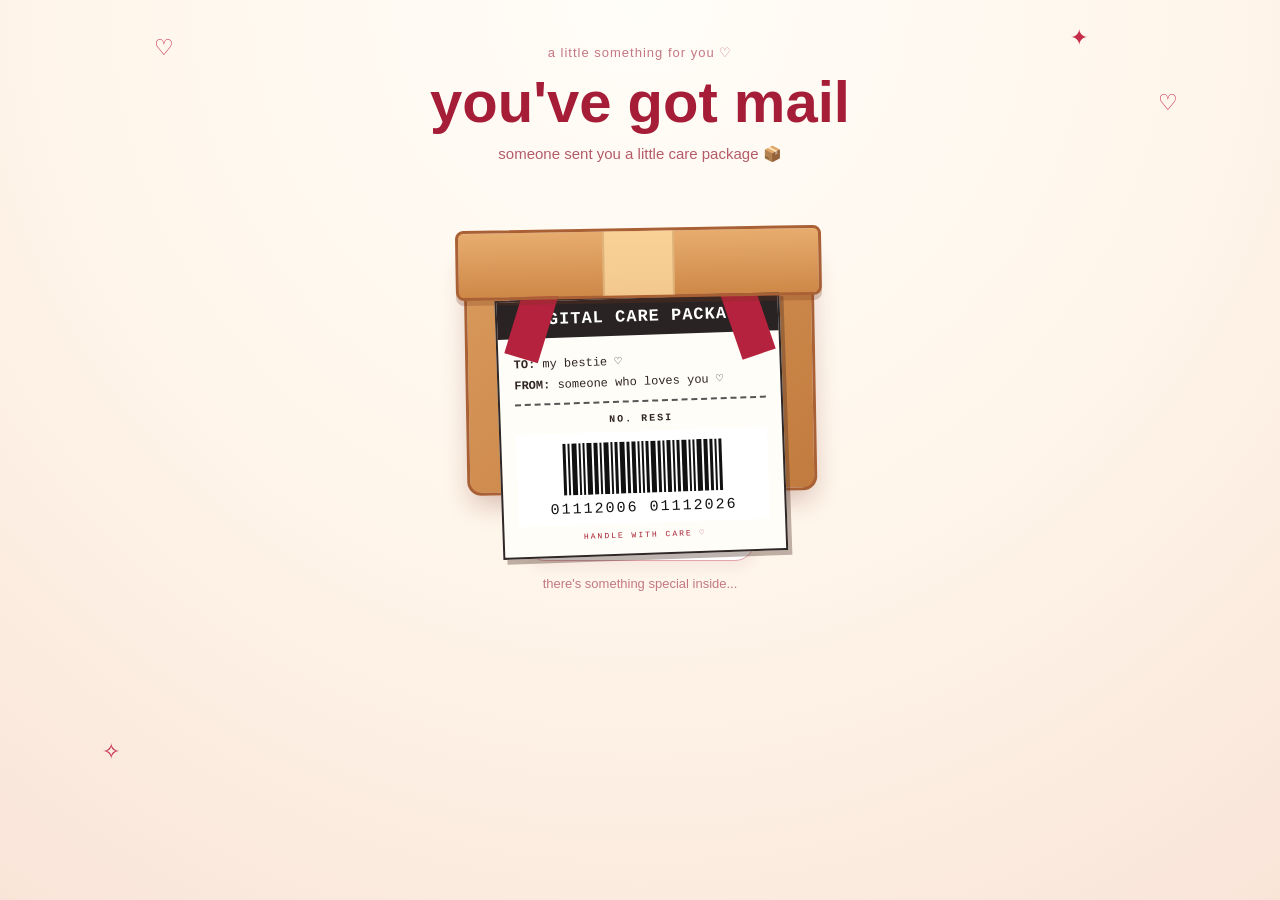
<file: index.html>
<!DOCTYPE html>
<html lang="id">
<head>
    <meta charset="UTF-8">
    <meta name="viewport" content="width=device-width, initial-scale=1.0">

    <meta name="theme-color" content="#fff0f5">
    <meta name="description" content="A little something special for you ♡">

    <title>You've Got Mail ♡</title>

    <!-- CSS -->
    <link rel="stylesheet" href="./style.css">
</head>

<body>

    <!-- DEKORASI -->
    <div class="decor decor-1">♡</div>
    <div class="decor decor-2">✦</div>
    <div class="decor decor-3">♡</div>
    <div class="decor decor-4">✧</div>

    <main class="page">

        <!-- JUDUL -->
        <section class="intro">

            <p class="tiny-text">
                a little something for you ♡
            </p>

            <h1>
                you've got mail
            </h1>

            <p class="subtitle">
                someone sent you a little care package 📦
            </p>

        </section>

        <!-- PACKAGE -->
        <section class="package-area">

            <div class="package-shadow"></div>

            <div
                class="package"
                id="package"
                onclick="openPackage()"
                role="button"
                tabindex="0"
                aria-label="Open your care package"
            >

                <!-- BOX TOP -->
                <div class="box-top">
                    <div class="tape"></div>
                </div>

                <!-- BOX BODY -->
                <div class="box-body">

                    <!-- LABEL -->
                    <div class="package-label">

                        <div class="label-title">
                            DIGITAL CARE PACKAGE
                        </div>

                        <div class="label-content">

                            <p>
                                <b>TO:</b>
                                my bestie ♡
                            </p>

                            <p>
                                <b>FROM:</b>
                                someone who loves you ♡
                            </p>

                            <div class="divider"></div>

                            <div class="resi-title">
                                NO. RESI
                            </div>

                            <!-- BARCODE -->
                            <div class="barcode-wrapper">

                                <div class="barcode">
                                    <span></span>
                                    <span></span>
                                    <span></span>
                                    <span></span>
                                    <span></span>
                                    <span></span>
                                    <span></span>
                                    <span></span>
                                    <span></span>
                                    <span></span>
                                    <span></span>
                                    <span></span>
                                    <span></span>
                                    <span></span>
                                    <span></span>
                                    <span></span>
                                    <span></span>
                                    <span></span>
                                    <span></span>
                                    <span></span>
                                    <span></span>
                                    <span></span>
                                    <span></span>
                                    <span></span>
                                    <span></span>
                                    <span></span>
                                    <span></span>
                                    <span></span>
                                    <span></span>
                                    <span></span>
                                    <span></span>
                                </div>

                                <div class="barcode-number">
                                    01112006 01112026
                                </div>

                            </div>

                            <div class="small-text">
                                HANDLE WITH CARE ♡
                            </div>

                        </div>
                    </div>

                    <!-- HEART -->
                    <div class="heart-sticker">
                        ♡
                    </div>

                </div>

                <!-- RIBBON -->
                <div class="ribbon ribbon-left"></div>
                <div class="ribbon ribbon-right"></div>

            </div>

        </section>

        <!-- INSTRUCTION -->
        <div class="instruction" id="instruction">

            <span>👆</span>

            tap the package to open ♡

        </div>

        <!-- OPENING MESSAGE -->
        <p
            class="opening-message"
            id="openingMessage"
        >
            there's something special inside...
        </p>

    </main>

    <!-- JAVASCRIPT -->
    <script src="./script.js"></script>

</body>
</html>
</file>
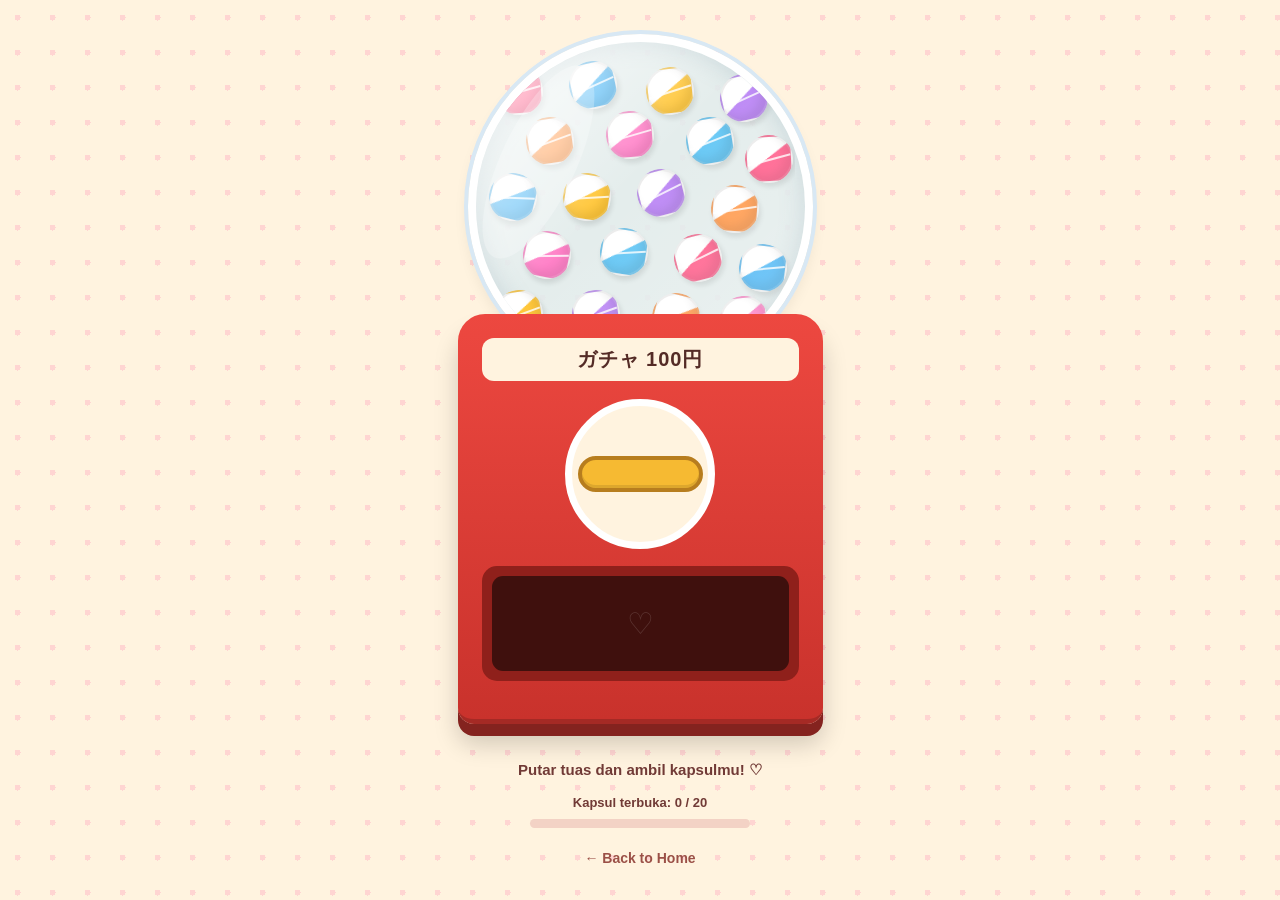
<file: claw.html>
<!DOCTYPE html>
<html lang="id">
<head>
    <meta charset="UTF-8">
    <meta name="viewport" content="width=device-width, initial-scale=1.0">
    <title>Birthday Gacha ♡</title>
    <link rel="stylesheet" href="claw.css">
</head>
<body>

    <main class="game-container">

        <section class="machine">
            <div class="glass-dome">
                <div class="glass-shine"></div>
                <div class="capsule-container" id="capsuleContainer"></div>
            </div>

            <div class="machine-body">
                <div class="machine-header">ガチャ 100円</div>

                <div class="lever-area">
                    <button class="lever-button" id="leverButton"
                        aria-label="Putar mesin">
                        <span class="lever-handle"></span>
                    </button>
                </div>

                <div class="prize-chute">
                    <div class="chute-inner" id="prizeChute">
                        <div class="empty-message" id="emptyMessage">
                            ♡
                        </div>
                    </div>
                </div>
            </div>
        </section>

        <div class="result-message" id="resultMessage">
            Putar tuas dan ambil kapsulmu! ♡
        </div>

        <div class="progress-text">
            Kapsul terbuka: <span id="openedCount">0</span> / 20
        </div>

        <div class="progress-bar">
            <div class="progress-fill" id="progressFill"></div>
        </div>

        <a href="home.html" class="back-button">← Back to Home</a>
    </main>

    <!-- POPUP UCAPAN ULANG TAHUN -->
    <div class="modal-overlay" id="birthdayModal">
        <div class="birthday-card">
            <button class="close-modal" id="closeModal"
                aria-label="Tutup">×</button>

            <div class="modal-decoration">🎀 ✨ 🎀</div>
            <div class="modal-capsule" id="modalCapsule">💗</div>

            <p class="modal-number" id="modalNumber">
                BIRTHDAY SURPRISE #1
            </p>

            <h2 id="modalTitle">Happy Birthday! 🎂</h2>

            <p class="modal-message" id="modalMessage"></p>

            <div class="modal-decoration">♡ ♡ ♡</div>

            <button class="next-button" id="nextButton">
                Buka kejutan berikutnya 💌
            </button>
        </div>
    </div>

    <script src="claw.js"></script>
</body>
</html>
</file>
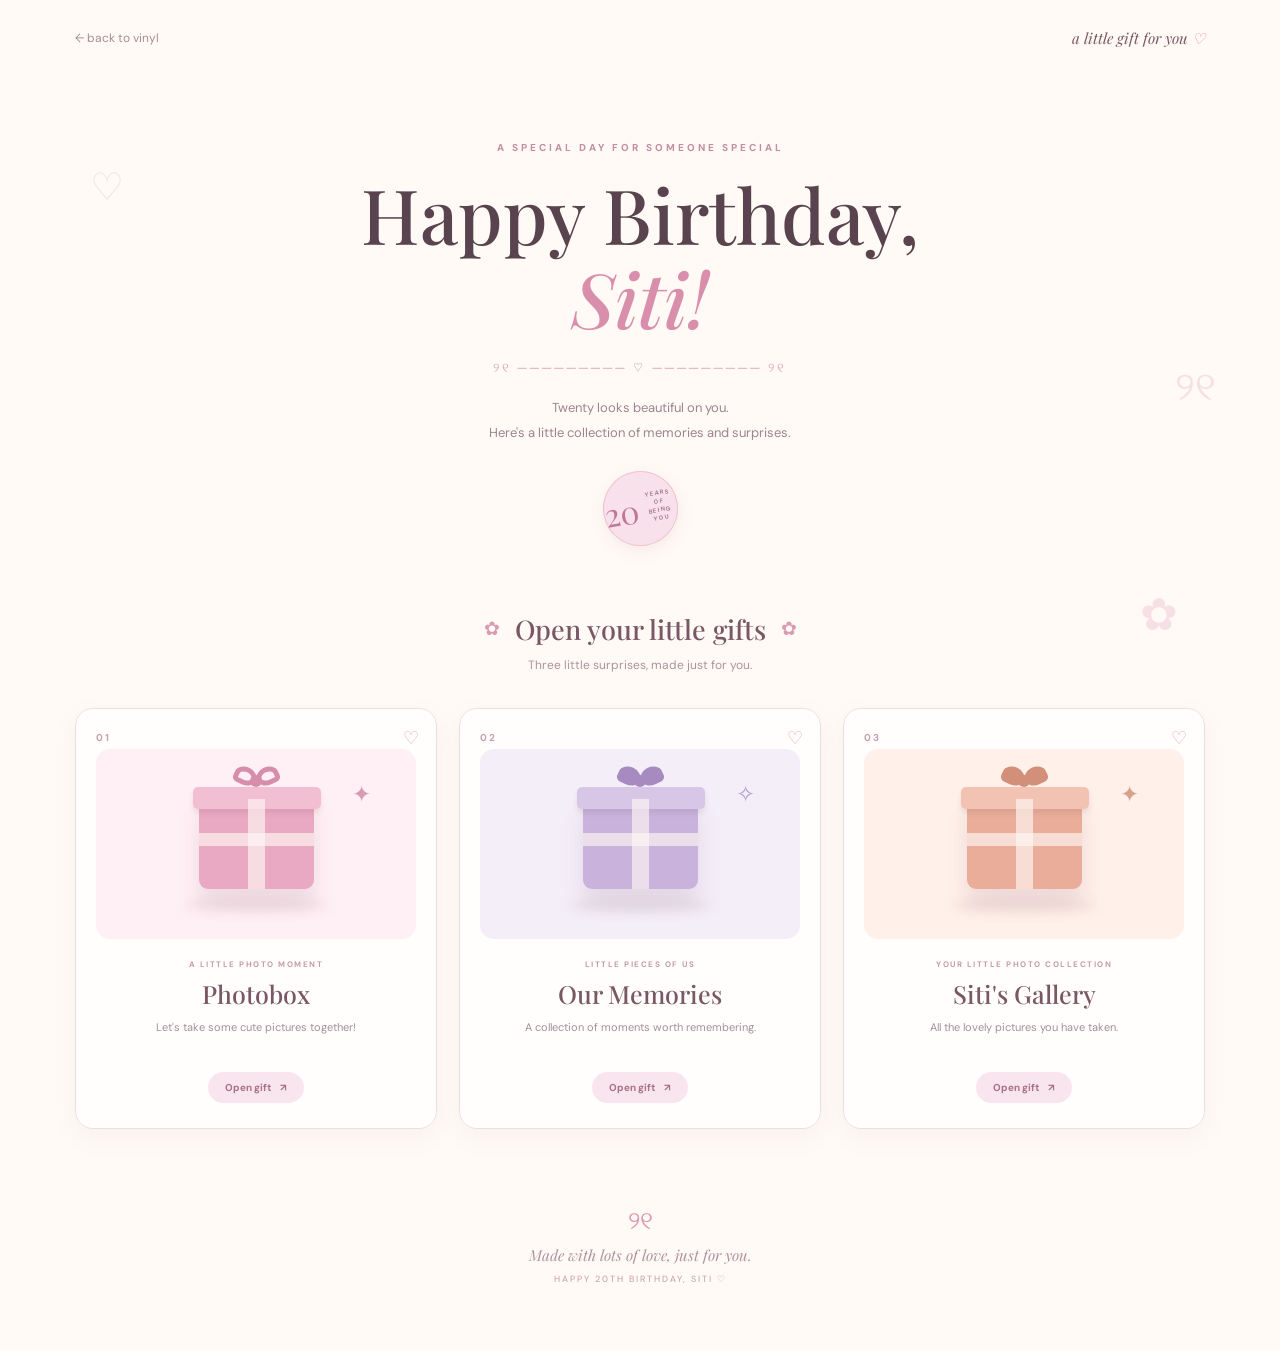
<file: gift.html>
<!DOCTYPE html>
<html lang="id">
<head>
    <meta charset="UTF-8">
    <meta name="viewport" content="width=device-width, initial-scale=1.0">
    <title>Happy 20th Birthday, gift! ♡</title>

    <link rel="stylesheet" href="gift.css">

    <link rel="preconnect" href="https://fonts.googleapis.com">
    <link rel="preconnect" href="https://fonts.gstatic.com" crossorigin>
    <link href="https://fonts.googleapis.com/css2?family=DM+Sans:wght@400;500;600;700&family=Playfair+Display:ital,wght@0,500;0,600;0,700;1,500&display=swap" rel="stylesheet">
</head>

<body>

    <div class="background-decor decor-one">♡</div>
    <div class="background-decor decor-two">✿</div>
    <div class="background-decor decor-three">୨୧</div>
    <div class="background-decor decor-four">♡</div>

    <header class="header">
        <a href="piring.html" class="back-link">← back to vinyl</a>
        <div class="header-logo">a little gift for you <span>♡</span></div>
    </header>

    <main class="main-container">

        <section class="birthday-heading">
            <p class="eyebrow">A SPECIAL DAY FOR SOMEONE SPECIAL</p>

            <h1>Happy Birthday,<br>
                <span>Siti!</span>
            </h1>

            <div class="heading-decoration">୨୧ ───────── ♡ ───────── ୨୧</div>

            <p class="birthday-message">
                Twenty looks beautiful on you.<br>
                Here's a little collection of memories and surprises.
            </p>

            <div class="age-badge">
                <span class="age-number">20</span>
                <span class="age-text">YEARS OF<br>BEING YOU</span>
            </div>
        </section>

        <section class="gift-section">

            <div class="section-heading">
                <span>✿</span>
                <h2>Open your little gifts</h2>
                <span>✿</span>
            </div>

            <p class="section-subtitle">
                Three little surprises, made just for you.
            </p>

            <div class="gift-container">

                <!-- GIFT 1: PHOTOBOX -->
                <a href="photobox.html" class="gift-card" id="gift-photobox">

                    <div class="gift-number">01</div>

                    <div class="gift-illustration pink-gift">
                        <div class="gift-shadow"></div>
                        <div class="gift-box">
                            <div class="gift-lid"></div>
                            <div class="gift-ribbon vertical"></div>
                            <div class="gift-ribbon horizontal"></div>
                            <div class="gift-bow">
                                <span></span>
                                <span></span>
                                <i></i>
                            </div>
                        </div>
                        <div class="gift-sparkle">✦</div>
                    </div>

                    <div class="gift-info">
                        <p class="gift-label">A LITTLE PHOTO MOMENT</p>
                        <h3>Photobox</h3>
                        <p>Let's take some cute pictures together!</p>
                        <span class="open-gift">Open gift <span>↗</span></span>
                    </div>

                    <span class="gift-heart">♡</span>
                </a>

                <!-- GIFT 2: MEMORI -->
                <a href="memori.html" class="gift-card" id="gift-memori">

                    <div class="gift-number">02</div>

                    <div class="gift-illustration lavender-gift">
                        <div class="gift-shadow"></div>
                        <div class="gift-box">
                            <div class="gift-lid"></div>
                            <div class="gift-ribbon vertical"></div>
                            <div class="gift-ribbon horizontal"></div>
                            <div class="gift-bow">
                                <span></span>
                                <span></span>
                                <i></i>
                            </div>
                        </div>
                        <div class="gift-sparkle">✧</div>
                    </div>

                    <div class="gift-info">
                        <p class="gift-label">LITTLE PIECES OF US</p>
                        <h3>Our Memories</h3>
                        <p>A collection of moments worth remembering.</p>
                        <span class="open-gift">Open gift <span>↗</span></span>
                    </div>

                    <span class="gift-heart">♡</span>
                </a>

                <!-- GIFT 3: GALERI -->
                <a href="galeri.html" class="gift-card" id="gift-galeri">

                    <div class="gift-number">03</div>

                    <div class="gift-illustration peach-gift">
                        <div class="gift-shadow"></div>
                        <div class="gift-box">
                            <div class="gift-lid"></div>
                            <div class="gift-ribbon vertical"></div>
                            <div class="gift-ribbon horizontal"></div>
                            <div class="gift-bow">
                                <span></span>
                                <span></span>
                                <i></i>
                            </div>
                        </div>
                        <div class="gift-sparkle">✦</div>
                    </div>

                    <div class="gift-info">
                        <p class="gift-label">YOUR LITTLE PHOTO COLLECTION</p>
                        <h3>Siti's Gallery</h3>
                        <p>All the lovely pictures you have taken.</p>
                        <span class="open-gift">Open gift <span>↗</span></span>
                    </div>

                    <span class="gift-heart">♡</span>
                </a>

            </div>
        </section>

        <footer class="footer">
            <div class="footer-decoration">୨୧</div>
            <p>Made with lots of love, just for you.</p>
            <span>happy 20th birthday, siti ♡</span>
        </footer>

    </main>

    <script src="gift.js"></script>
</body>
</html>
</file>
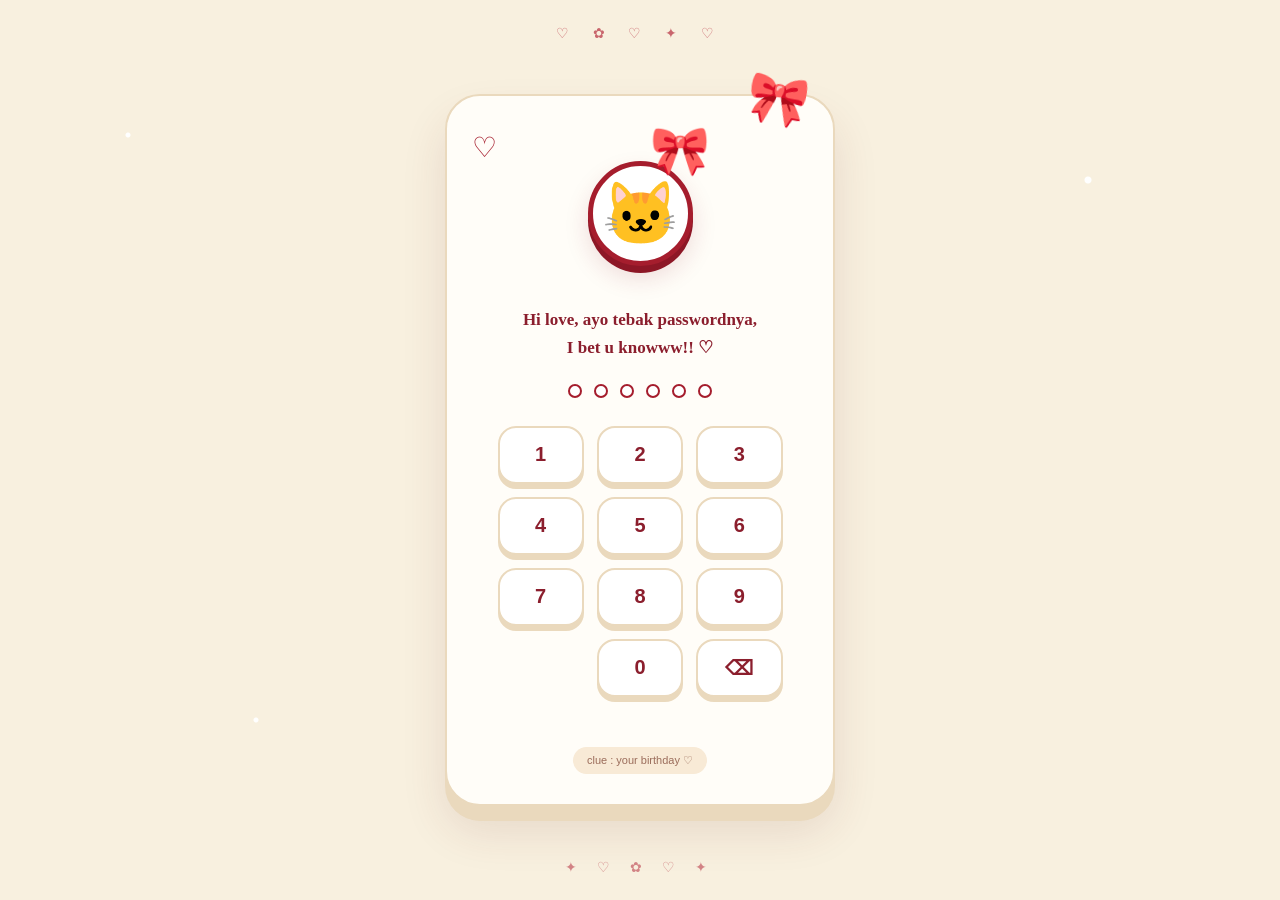
<file: login.html>
<!DOCTYPE html>
<html lang="id">
<head>
    <meta charset="UTF-8">
    <meta name="viewport" content="width=device-width, initial-scale=1.0">

    <title>Secret Gift 💗</title>

    <link rel="stylesheet" href="login.css">
</head>

<body>

    <div class="login-container">

        <!-- Cute character -->
        <div class="cute-area">

            <div class="sparkle sparkle-1">✦</div>
            <div class="sparkle sparkle-2">✧</div>
            <div class="sparkle sparkle-3">♡</div>

            <div class="bow">
                🎀
            </div>

            <div class="cute-character">
                <div class="character-face">
                    🐱
                </div>
            </div>

        </div>

        <!-- Greeting -->
        <h1>
            Hi love, ayo tebak passwordnya,
            <br>
            I bet u knowww!! ♡
        </h1>

        <!-- PIN dots -->
        <div class="pin-dots">
            <span></span>
            <span></span>
            <span></span>
            <span></span>
            <span></span>
            <span></span>
        </div>

        <!-- Number keypad -->
        <div class="keypad">

            <button onclick="addNumber('1')">1</button>
            <button onclick="addNumber('2')">2</button>
            <button onclick="addNumber('3')">3</button>

            <button onclick="addNumber('4')">4</button>
            <button onclick="addNumber('5')">5</button>
            <button onclick="addNumber('6')">6</button>

            <button onclick="addNumber('7')">7</button>
            <button onclick="addNumber('8')">8</button>
            <button onclick="addNumber('9')">9</button>

            <div></div>

            <button onclick="addNumber('0')">0</button>

            <button onclick="deleteNumber()">⌫</button>

        </div>

        <p id="message"></p>

        <p class="hint">
            clue : your birthday ♡
        </p>

    </div>

    <script src="login.js"></script>

</body>
</html>
</file>
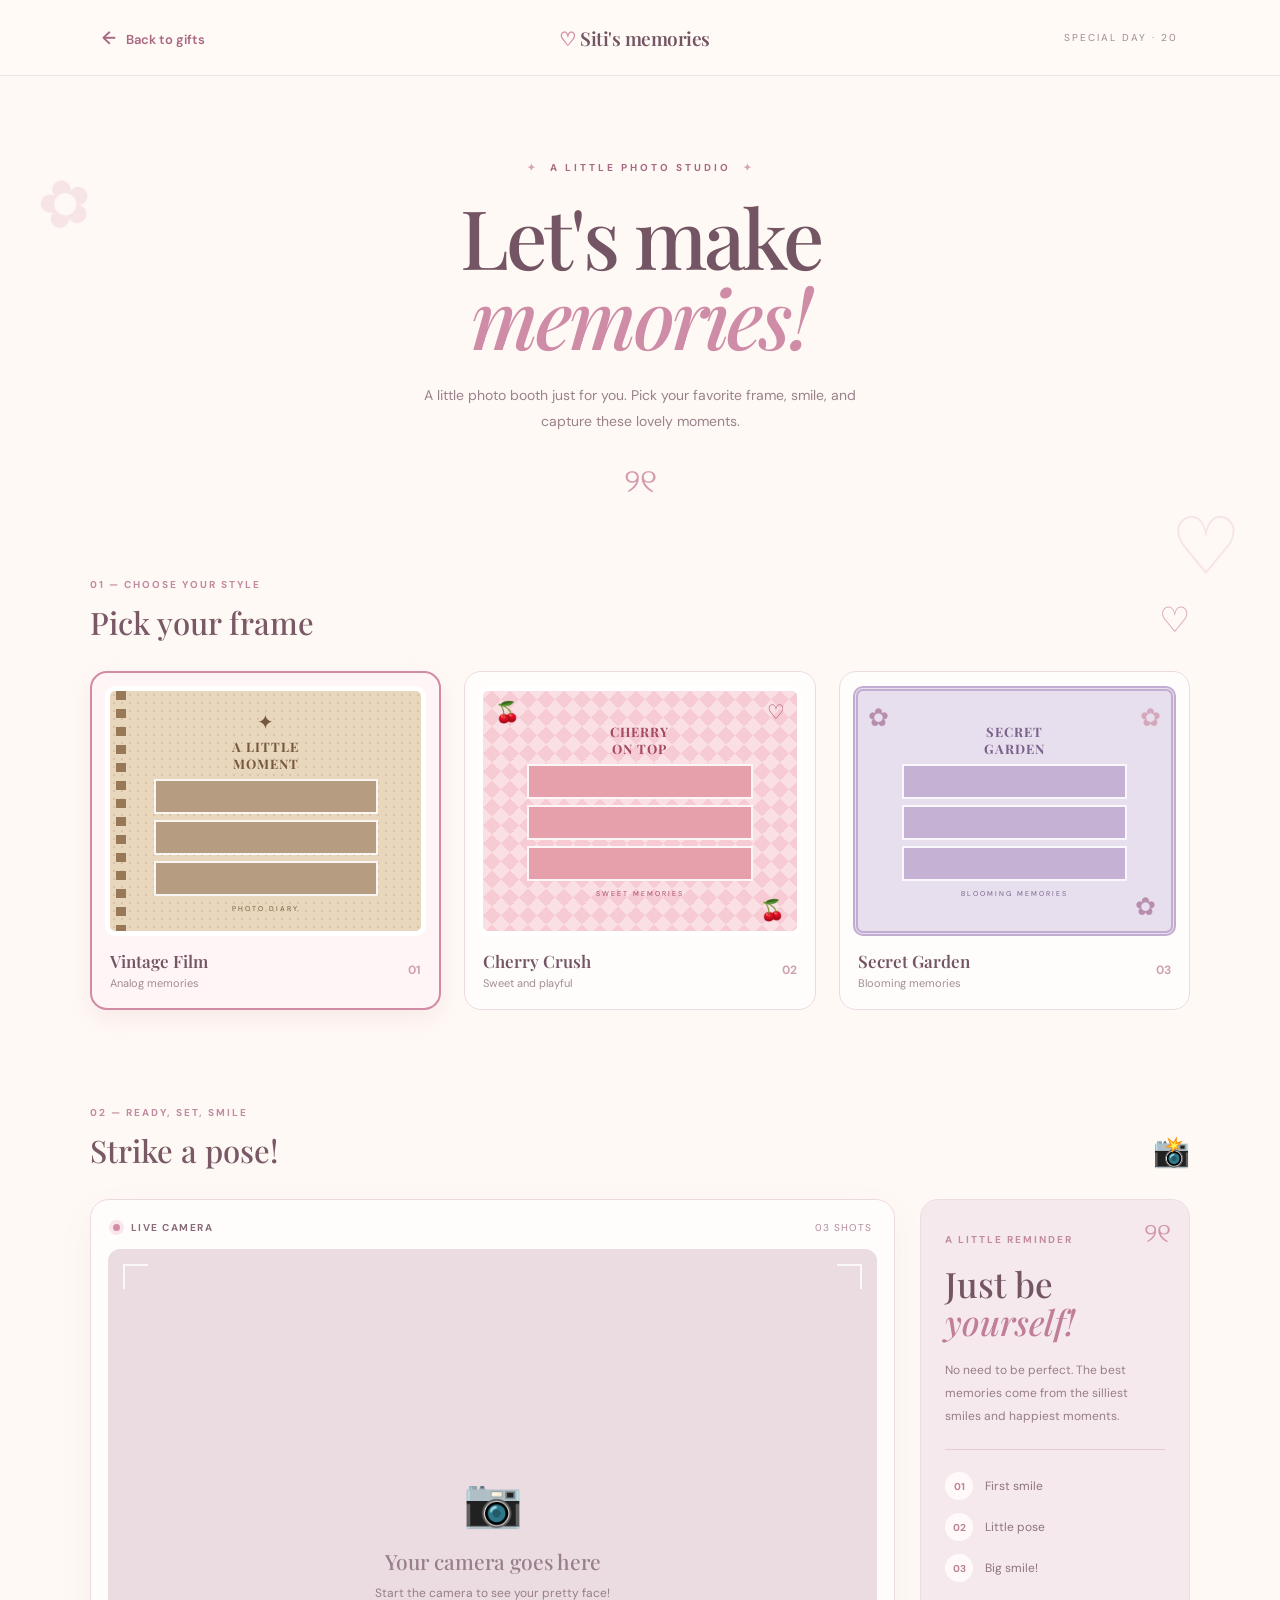
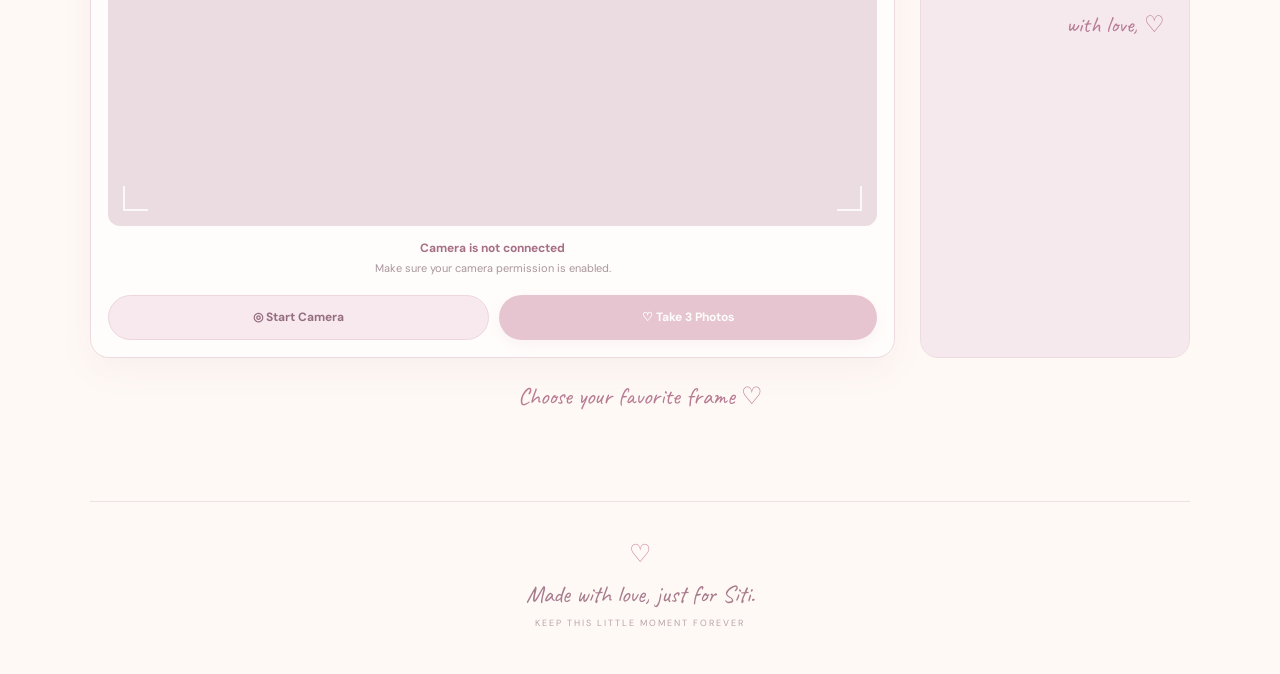
<file: photobox.html>
<!DOCTYPE html>
<html lang="id">
<head>
    <meta charset="UTF-8">
    <meta name="viewport" content="width=device-width, initial-scale=1.0">
    <title>Photobooth — Siti's Special Day</title>

    <link rel="preconnect" href="https://fonts.googleapis.com">
    <link rel="preconnect" href="https://fonts.gstatic.com" crossorigin>

    <link href="https://fonts.googleapis.com/css2?family=DM+Sans:wght@400;500;600;700&family=Playfair+Display:ital,wght@0,500;0,600;0,700;1,500&family=Caveat:wght@500;600;700&display=swap" rel="stylesheet">

    <link rel="stylesheet" href="photobox.css">
</head>

<body>

    <div class="background-decoration decoration-one">✿</div>
    <div class="background-decoration decoration-two">♡</div>
    <div class="background-decoration decoration-three">✦</div>

    <header class="navbar">
        <a href="gift.html" class="back-link">
            <span>←</span> Back to gifts
        </a>

        <div class="nav-logo">
            <span>♡</span> Siti's memories
        </div>

        <div class="nav-date">SPECIAL DAY · 20</div>
    </header>


    <main class="page-container">

        <!-- INTRO -->
        <section class="intro-section">

            <div class="eyebrow">
                <span>✦</span>
                A LITTLE PHOTO STUDIO
                <span>✦</span>
            </div>

            <h1>
                Let's make<br>
                <em>memories!</em>
            </h1>

            <p class="intro-description">
                A little photo booth just for you.
                Pick your favorite frame, smile, and capture
                these lovely moments.
            </p>

            <div class="intro-decoration">୨୧</div>

        </section>


        <!-- TEMPLATE SELECTION -->
        <section class="template-section">

            <div class="section-heading">
                <div>
                    <span class="section-label">01 — CHOOSE YOUR STYLE</span>
                    <h2>Pick your frame</h2>
                </div>

                <span class="heading-heart">♡</span>
            </div>


            <div class="template-grid">

                <!-- VINTAGE -->
                <button
                    class="template-card active"
                    data-template="classic"
                    type="button"
                >

                    <div class="template-preview vintage-preview">

                        <div class="film-holes"></div>

                        <div class="preview-content">
                            <span class="preview-star">✦</span>
                            <strong>A LITTLE</strong>
                            <strong>MOMENT</strong>

                            <div class="preview-photo"></div>
                            <div class="preview-photo"></div>
                            <div class="preview-photo"></div>

                            <small>PHOTO DIARY</small>
                        </div>

                    </div>

                    <div class="template-info">
                        <div>
                            <h3>Vintage Film</h3>
                            <p>Analog memories</p>
                        </div>

                        <span class="template-number">01</span>
                    </div>

                </button>


                <!-- CHERRY -->
                <button
                    class="template-card"
                    data-template="cherry"
                    type="button"
                >

                    <div class="template-preview cherry-preview">

                        <div class="cherry-decoration top-left">🍒</div>
                        <div class="cherry-decoration top-right">♡</div>

                        <div class="preview-content">
                            <strong>CHERRY</strong>
                            <strong>ON TOP</strong>

                            <div class="preview-photo"></div>
                            <div class="preview-photo"></div>
                            <div class="preview-photo"></div>

                            <small>SWEET MEMORIES</small>
                        </div>

                        <div class="cherry-decoration bottom-right">🍒</div>

                    </div>

                    <div class="template-info">
                        <div>
                            <h3>Cherry Crush</h3>
                            <p>Sweet and playful</p>
                        </div>

                        <span class="template-number">02</span>
                    </div>

                </button>


                <!-- GARDEN -->
                <button
                    class="template-card"
                    data-template="lilac"
                    type="button"
                >

                    <div class="template-preview garden-preview">

                        <div class="garden-flower flower-one">✿</div>
                        <div class="garden-flower flower-two">✿</div>

                        <div class="preview-content">
                            <strong>SECRET</strong>
                            <strong>GARDEN</strong>

                            <div class="preview-photo"></div>
                            <div class="preview-photo"></div>
                            <div class="preview-photo"></div>

                            <small>BLOOMING MEMORIES</small>
                        </div>

                        <div class="garden-flower flower-three">✿</div>

                    </div>

                    <div class="template-info">
                        <div>
                            <h3>Secret Garden</h3>
                            <p>Blooming memories</p>
                        </div>

                        <span class="template-number">03</span>
                    </div>

                </button>

            </div>

        </section>


        <!-- CAMERA SECTION -->
        <section class="camera-section">

            <div class="section-heading">
                <div>
                    <span class="section-label">02 — READY, SET, SMILE</span>
                    <h2>Strike a pose!</h2>
                </div>

                <span class="camera-icon">📸</span>
            </div>


            <div class="studio-layout">

                <div class="camera-card">

                    <div class="camera-topbar">
                        <div class="camera-live">
                            <span class="live-dot"></span>
                            LIVE CAMERA
                        </div>

                        <span class="camera-counter">03 SHOTS</span>
                    </div>


                    <div class="camera-view">

                        <video
                            id="camera"
                            autoplay
                            playsinline
                            muted
                        ></video>

                        <div id="camera-placeholder" class="camera-placeholder">

                            <div class="placeholder-camera">📷</div>

                            <h3>Your camera goes here</h3>

                            <p>
                                Start the camera to see your pretty face!
                            </p>

                        </div>

                        <div class="camera-corner corner-tl"></div>
                        <div class="camera-corner corner-tr"></div>
                        <div class="camera-corner corner-bl"></div>
                        <div class="camera-corner corner-br"></div>

                        <div id="countdown" class="countdown"></div>

                        <div id="flash" class="flash"></div>

                    </div>


                    <div class="camera-bottom">

                        <p id="camera-status">
                            Camera is not connected
                        </p>

                        <p id="camera-hint">
                            Make sure your camera permission is enabled.
                        </p>

                    </div>


                    <div class="camera-actions">

                        <button
                            id="start-camera"
                            class="btn btn-secondary"
                            type="button"
                        >
                            <span>◎</span>
                            Start Camera
                        </button>

                        <button
                            id="take-photo"
                            class="btn btn-primary"
                            type="button"
                            disabled
                        >
                            <span>♡</span>
                            Take 3 Photos
                        </button>

                    </div>

                </div>


                <aside class="studio-note">

                    <div class="note-sticker">୨୧</div>

                    <span class="section-label">A LITTLE REMINDER</span>

                    <h3>Just be<br><em>yourself!</em></h3>

                    <p>
                        No need to be perfect. The best memories
                        come from the silliest smiles and happiest moments.
                    </p>

                    <div class="note-divider"></div>

                    <div class="shot-guide">

                        <div class="shot-item">
                            <span>01</span>
                            <p>First smile</p>
                        </div>

                        <div class="shot-item">
                            <span>02</span>
                            <p>Little pose</p>
                        </div>

                        <div class="shot-item">
                            <span>03</span>
                            <p>Big smile!</p>
                        </div>

                    </div>

                    <div class="note-signature">
                        with love, ♡
                    </div>

                </aside>

            </div>

            <p id="capture-status" class="capture-status">
                Choose your favorite frame ♡
            </p>

        </section>


        <!-- RESULT -->
        <section id="result-section" class="result-section">

            <div class="result-heading">
                <span class="section-label">03 — YOUR LITTLE MASTERPIECE</span>

                <h2>Look what we made! <span>♡</span></h2>

                <p>Your memories are ready to keep.</p>
            </div>


            <div class="result-card">

                <div class="result-ribbon">
                    MADE WITH LOVE
                </div>

                <div id="result-content" class="result-content"></div>

                <div class="result-caption">
                    <span>✦</span>
                    A memory worth keeping
                    <span>✦</span>
                </div>

            </div>


            <div id="result-buttons" class="result-buttons">

                <button
                    id="download-photo"
                    class="btn btn-primary"
                    type="button"
                >
                    ↓ Download Photo
                </button>

                <button
                    id="retake-photo"
                    class="btn btn-secondary"
                    type="button"
                >
                    ↻ Take Again
                </button>

            </div>

        </section>


        <!-- FOOTER -->
        <footer class="page-footer">
            <div class="footer-heart">♡</div>

            <p>Made with love, just for Siti.</p>

            <span>KEEP THIS LITTLE MOMENT FOREVER</span>
        </footer>

    </main>


    <script src="photobox.js"></script>

</body>
</html>
</file>
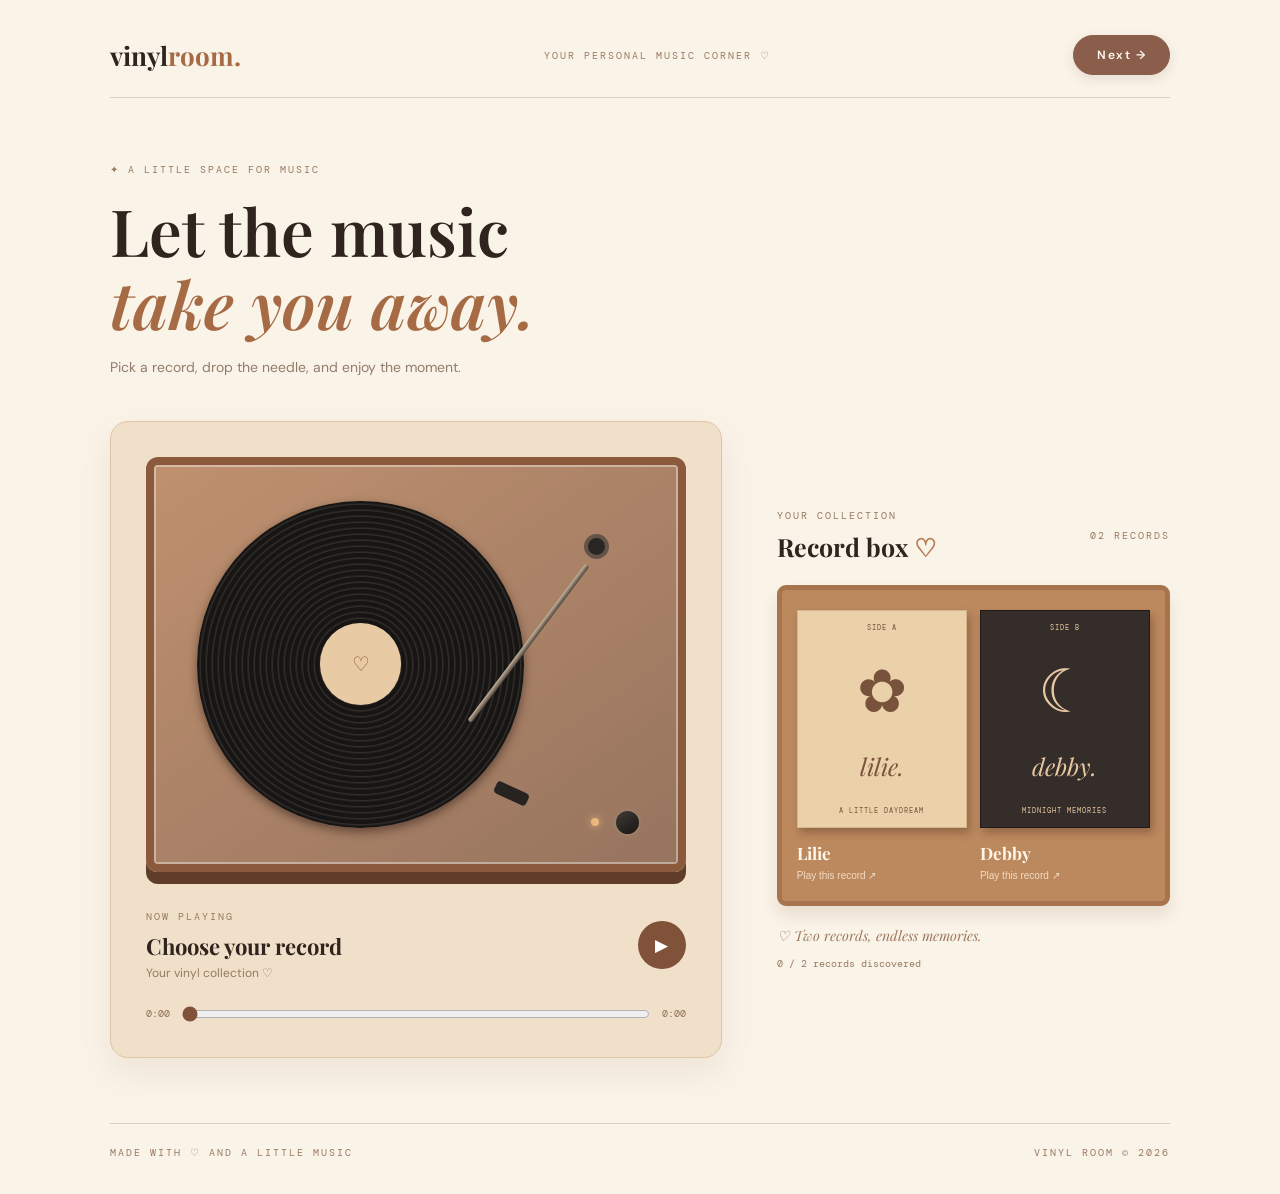
<file: piring.html>
<!DOCTYPE html>
<html lang="id">
<head>
    <meta charset="UTF-8">
    <meta name="viewport" content="width=device-width, initial-scale=1.0">
    <title>Vinyl Room ♡</title>

    <link rel="stylesheet" href="piring.css">

    <link href="https://fonts.googleapis.com/css2?family=Playfair+Display:ital,wght@0,500;0,600;0,700;1,500&family=DM+Mono:wght@400;500&family=DM+Sans:wght@400;500;600&display=swap" rel="stylesheet">
</head>

<body>

<main class="container">

    <header class="navbar">
        <div class="logo">vinyl<span>room.</span></div>
        <div class="nav-label">YOUR PERSONAL MUSIC CORNER ♡</div>

        <!-- NEXT BUTTON -->
        <a href="gift.html" class="next-button">Next →</a>
    </header>

    <section class="intro">
        <p class="eyebrow">✦ A LITTLE SPACE FOR MUSIC</p>

        <h1>Let the music<br>
            <span>take you away.</span>
        </h1>

        <p class="subtitle">
            Pick a record, drop the needle, and enjoy the moment.
        </p>
    </section>

    <section class="music-area">

        <!-- TURNTABLE -->
        <div class="player-section">

            <div class="player">

                <div class="dust-cover"></div>

                <div class="vinyl" id="vinyl">
                    <div class="vinyl-center">
                        <span id="vinyl-label">♡</span>
                    </div>
                </div>

                <div class="tonearm" id="tonearm">
                    <div class="arm-joint"></div>
                    <div class="arm-line"></div>
                    <div class="arm-head"></div>
                </div>

                <div class="player-controls">
                    <span class="power-light"></span>
                    <span class="control-knob"></span>
                </div>

            </div>

            <div class="now-playing">

                <div>
                    <p class="small-label">NOW PLAYING</p>
                    <h2 id="song-title">Choose your record</h2>
                    <p id="artist-name">Your vinyl collection ♡</p>
                </div>

                <button id="play-btn" class="play-button">
                    ▶
                </button>

            </div>

            <div class="progress-area">
                <span id="current-time">0:00</span>

                <input type="range" id="progress"
                    value="0" min="0" max="100">

                <span id="duration">0:00</span>
            </div>

        </div>

        <!-- RECORD COLLECTION -->
        <aside class="collection">

            <div class="collection-heading">
                <div>
                    <p class="small-label">YOUR COLLECTION</p>
                    <h2>Record box <span>♡</span></h2>
                </div>

                <span class="record-count">02 RECORDS</span>
            </div>

            <div class="record-box">

                <!-- LILIE -->
                <button class="record-card" data-song="lilie">

                    <div class="album-cover cover-lilie">

                        <span class="cover-top">SIDE A</span>

                        <div class="cover-art">✿</div>

                        <span class="cover-name">lilie.</span>

                        <span class="cover-bottom">
                            A LITTLE DAYDREAM
                        </span>

                    </div>

                    <div class="record-info">
                        <strong>Lilie</strong>
                        <span>Play this record ↗</span>
                    </div>

                </button>

                <!-- DEBBY -->
                <button class="record-card" data-song="debby">

                    <div class="album-cover cover-debby">

                        <span class="cover-top">SIDE B</span>

                        <div class="cover-art">☾</div>

                        <span class="cover-name">debby.</span>

                        <span class="cover-bottom">
                            MIDNIGHT MEMORIES
                        </span>

                    </div>

                    <div class="record-info">
                        <strong>Debby</strong>
                        <span>Play this record ↗</span>
                    </div>

                </button>

            </div>

            <p class="collection-note">
                ♡ Two records, endless memories.
            </p>

            <p class="opening-status" id="opening-status">
                0 / 2 records discovered
            </p>

        </aside>

    </section>

    <footer>
        <span>MADE WITH ♡ AND A LITTLE MUSIC</span>
        <span>VINYL ROOM © 2026</span>
    </footer>

</main>

<audio id="audio-player" preload="metadata"></audio>

<script src="piring.js"></script>

</body>
</html>
</file>
<file: style.css>
/* =====================================
   RESET
===================================== */

* {
    margin: 0;
    padding: 0;
    box-sizing: border-box;
}


/* =====================================
   BODY
===================================== */

body {

    min-height: 100vh;

    background:
        radial-gradient(
            circle at top,
            #fffdf8 0%,
            #fff6eb 50%,
            #f9e4d8 100%
        );

    color: #8f172b;

    font-family:
        "Trebuchet MS",
        Arial,
        sans-serif;

    overflow-x: hidden;
}


/* =====================================
   PAGE
===================================== */

.page {

    min-height: 100vh;

    display: flex;

    flex-direction: column;

    align-items: center;

    padding:
        45px
        20px
        60px;

    position: relative;
}


/* =====================================
   DECORATION
===================================== */

.decor {

    position: fixed;

    color: #c52d4b;

    font-size: 22px;

    pointer-events: none;

    animation:
        floating 3s ease-in-out infinite;
}


.decor-1 {
    top: 35px;
    left: 12%;
}


.decor-2 {
    top: 25px;
    right: 15%;

    animation-delay: .5s;
}


.decor-3 {
    top: 90px;
    right: 8%;

    animation-delay: 1s;
}


.decor-4 {
    bottom: 15%;
    left: 8%;

    animation-delay: 1.5s;
}


@keyframes floating {

    0%,
    100% {
        transform:
            translateY(0)
            rotate(0deg);
    }

    50% {
        transform:
            translateY(-9px)
            rotate(10deg);
    }
}


/* =====================================
   INTRO
===================================== */

.intro {

    text-align: center;

    margin-bottom: 35px;

    animation:
        fadeDown .8s ease;
}


.tiny-text {

    font-size: 13px;

    color: #c47782;

    margin-bottom: 8px;

    letter-spacing: 1px;
}


.intro h1 {

    font-size:
        clamp(
            36px,
            7vw,
            58px
        );

    color: #a51d37;

    font-weight: 800;

    margin-bottom: 10px;
}


.subtitle {

    font-size: 15px;

    color: #b55b68;
}


/* =====================================
   PACKAGE AREA
===================================== */

.package-area {

    width: 100%;

    max-width: 430px;

    display: flex;

    justify-content: center;

    position: relative;

    margin-top: 10px;
}


/* =====================================
   SHADOW
===================================== */

.package-shadow {

    position: absolute;

    bottom: -8px;

    width: 310px;

    height: 35px;

    background:
        rgba(
            105,
            25,
            40,
            .18
        );

    filter:
        blur(12px);

    border-radius: 50%;
}


/* =====================================
   PACKAGE
===================================== */

.package {

    width: 350px;

    height: 285px;

    position: relative;

    cursor: pointer;

    transform:
        rotate(-1deg);

    transition:
        transform .3s ease;

    z-index: 3;
}


.package:hover {

    transform:
        rotate(1deg)
        translateY(-7px);
}


/* =====================================
   BOX BODY
===================================== */

.box-body {

    position: absolute;

    left: 0;
    bottom: 0;

    width: 100%;
    height: 245px;

    background:
        linear-gradient(
            135deg,
            #d99a5b,
            #c27b3e
        );

    border:
        3px solid #a96035;

    border-radius:
        5px 5px 14px 14px;

    box-shadow:
        0 12px 25px
        rgba(
            113,
            35,
            25,
            .2
        );
}


/* =====================================
   BOX TOP
===================================== */

.box-top {

    position: absolute;

    z-index: 5;

    top: 20px;
    left: -8px;

    width:
        calc(100% + 16px);

    height: 70px;

    background:
        linear-gradient(
            180deg,
            #e7ad6e,
            #ce8848
        );

    border:
        3px solid #a96035;

    border-radius: 8px;

    box-shadow:
        0 5px 0
        rgba(
            117,
            54,
            28,
            .25
        );

    transition:
        transform .8s ease;
}


/* =====================================
   TAPE
===================================== */

.tape {

    position: absolute;

    left: 50%;
    top: 0;

    transform:
        translateX(-50%);

    width: 72px;
    height: 100%;

    background:
        rgba(
            255,
            222,
            166,
            .75
        );

    border-left:
        2px solid
        rgba(
            170,
            115,
            60,
            .3
        );

    border-right:
        2px solid
        rgba(
            170,
            115,
            60,
            .3
        );
}


/* =====================================
   LABEL
===================================== */

.package-label {

    position: absolute;

    width: 285px;

    left: 50%;
    top: 45px;

    transform:
        translateX(-50%)
        rotate(-1deg);

    background:
        #fffdf8;

    border:
        2px solid #302727;

    box-shadow:
        4px 5px 0
        rgba(
            70,
            40,
            30,
            .35
        );

    font-family:
        "Courier New",
        monospace;

    color:
        #302525;

    z-index: 2;
}


/* =====================================
   LABEL TITLE
===================================== */

.label-title {

    background:
        #292323;

    color:
        white;

    text-align:
        center;

    font-size:
        17px;

    font-weight:
        bold;

    padding:
        9px 4px;

    letter-spacing:
        1px;
}


/* =====================================
   LABEL CONTENT
===================================== */

.label-content {

    padding:
        12px 15px 14px;
}


.label-content p {

    margin:
        6px 0;

    font-size:
        12px;
}


/* =====================================
   DIVIDER
===================================== */

.divider {

    border-top:
        2px dashed #555;

    margin:
        11px 0;
}


/* =====================================
   RESI TITLE
===================================== */

.resi-title {

    text-align:
        center;

    font-size:
        10px;

    font-weight:
        bold;

    letter-spacing:
        2px;
}


/* =====================================
   BARCODE
===================================== */

.barcode-wrapper {

    background:
        white;

    padding:
        10px 8px 7px;

    margin-top:
        7px;

    text-align:
        center;
}


.barcode {

    height:
        52px;

    display:
        flex;

    justify-content:
        center;

    align-items:
        stretch;

    gap:
        2px;

    overflow:
        hidden;
}


.barcode span {

    display:
        block;

    width:
        3px;

    height:
        100%;

    background:
        #111;
}


.barcode span:nth-child(2n) {
    width: 2px;
}


.barcode span:nth-child(3n) {
    width: 5px;
}


.barcode span:nth-child(5n) {
    width: 2px;
}


.barcode span:nth-child(7n) {
    width: 4px;
}


/* =====================================
   BARCODE NUMBER
===================================== */

.barcode-number {

    margin-top:
        6px;

    font-family:
        "Courier New",
        monospace;

    font-size:
        15px;

    letter-spacing:
        2px;

    color:
        #111;

    white-space:
        nowrap;
}


/* =====================================
   SMALL TEXT
===================================== */

.small-text {

    text-align:
        center;

    font-size:
        8px;

    letter-spacing:
        2px;

    color:
        #a51d2d;

    margin-top:
        7px;
}


/* =====================================
   HEART
===================================== */

.heart-sticker {

    position: absolute;

    right: 35px;
    bottom: 25px;

    width: 38px;
    height: 38px;

    display: flex;

    justify-content: center;
    align-items: center;

    background:
        #c72c49;

    color:
        white;

    border-radius:
        50%;

    font-size:
        25px;

    transform:
        rotate(10deg);

    box-shadow:
        2px 4px 0
        rgba(
            100,
            20,
            35,
            .25
        );
}


/* =====================================
   RIBBON
===================================== */

.ribbon {

    position: absolute;

    width: 35px;
    height: 75px;

    background:
        #b5223d;

    z-index: 4;

    top: 75px;
}


.ribbon-left {

    left: 50px;

    transform:
        rotate(18deg);
}


.ribbon-right {

    right: 50px;

    transform:
        rotate(-18deg);
}


/* =====================================
   INSTRUCTION
===================================== */

.instruction {

    margin-top:
        28px;

    padding:
        11px 20px;

    background:
        #fff;

    border:
        1.5px solid #e3a3ad;

    border-radius:
        30px;

    color:
        #a51d37;

    font-size:
        14px;

    box-shadow:
        0 5px 15px
        rgba(
            120,
            30,
            50,
            .08
        );

    animation:
        pulse 1.8s infinite;
}


@keyframes pulse {

    0%,
    100% {
        transform:
            scale(1);
    }

    50% {
        transform:
            scale(1.04);
    }
}


/* =====================================
   MESSAGE
===================================== */

.opening-message {

    margin-top:
        15px;

    color:
        #b45a68;

    font-size:
        13px;

    opacity:
        .8;
}


/* =====================================
   OPENING
===================================== */

.package.opening {

    animation:
        packageShake .6s ease;
}


.package.opening .box-top {

    transform:
        translateY(-80px)
        rotate(-5deg);
}


.package.opening .box-body {

    animation:
        glow .8s ease;
}


@keyframes packageShake {

    0% {
        transform:
            rotate(-1deg);
    }

    25% {
        transform:
            rotate(2deg)
            translateX(-4px);
    }

    50% {
        transform:
            rotate(-2deg)
            translateX(4px);
    }

    75% {
        transform:
            rotate(1deg);
    }

    100% {
        transform:
            rotate(0);
    }
}


@keyframes glow {

    0% {
        box-shadow:
            0 12px 25px
            rgba(
                113,
                35,
                25,
                .2
            );
    }

    50% {
        box-shadow:
            0 0 45px
            rgba(
                255,
                190,
                100,
                .7
            );
    }

    100% {
        box-shadow:
            0 12px 25px
            rgba(
                113,
                35,
                25,
                .2
            );
    }
}


/* =====================================
   FADE
===================================== */

@keyframes fadeDown {

    from {
        opacity: 0;

        transform:
            translateY(-20px);
    }

    to {
        opacity: 1;

        transform:
            translateY(0);
    }
}


/* =====================================
   MOBILE
===================================== */

@media (max-width: 500px) {

    .page {
        padding-top:
            30px;
    }

    .package {

        width: 330px;

        transform:
            scale(.92);
    }

    .package:hover {

        transform:
            scale(.92)
            translateY(-5px);
    }

    .intro h1 {

        font-size:
            38px;
    }
}
</file>
<file: claw.css>
* {
    margin: 0;
    padding: 0;
    box-sizing: border-box;
}

body {
    min-height: 100vh;
    background-color: #fff3df;

    background-image: radial-gradient(
        #ffd5d2 3px,
        transparent 3px
    );

    background-size: 35px 35px;

    font-family: Arial, sans-serif;

    display: flex;
    justify-content: center;
    align-items: center;

    overflow-x: hidden;
}

.game-container {
    width: 100%;
    max-width: 450px;

    min-height: 100vh;

    display: flex;
    flex-direction: column;
    align-items: center;
    justify-content: center;

    padding: 15px;
}

/* COUNTER */

.turn-counter {
    display: flex;
    align-items: center;
    gap: 7px;

    font-size: 21px;
    font-weight: bold;
    color: #592e28;

    margin-bottom: 15px;
}

.turn-counter span:first-child {
    font-size: 23px;
}

/* MESIN */

.machine {
    width: 100%;
    max-width: 365px;

    position: relative;

    display: flex;
    flex-direction: column;
    align-items: center;
}

/* KACA */

.glass-dome {
    width: 345px;
    height: 345px;

    max-width: 95vw;

    border-radius: 50%;

    background: rgba(224, 237, 239, 0.85);

    border: 8px solid white;
    outline: 4px solid #d8e8f4;

    position: relative;

    overflow: hidden;

    box-shadow:
        inset 0 0 25px rgba(100, 130, 150, 0.25),
        0 8px 15px rgba(0, 0, 0, 0.08);
}

.glass-dome::before {
    content: "";

    position: absolute;
    inset: 0;

    background: linear-gradient(
        135deg,
        rgba(255,255,255,0.85),
        transparent 45%,
        rgba(255,255,255,0.25)
    );

    z-index: 3;
    pointer-events: none;
}

.glass-shine {
    position: absolute;

    width: 75px;
    height: 210px;

    top: 15px;
    left: 25px;

    border-radius: 50%;

    background: rgba(255,255,255,0.25);

    transform: rotate(25deg);

    z-index: 4;
}

/* KAPSUL */

.capsule-container {
    position: absolute;
    inset: 10px;

    overflow: hidden;
}

.capsule {
    width: 65px;
    height: 65px;

    border-radius: 50%;

    position: absolute;

    background: linear-gradient(
        145deg,
        #ffffff 0%,
        #ffffff 47%,
        var(--capsule-color) 48%,
        var(--capsule-color) 100%
    );

    border: 2px solid rgba(160, 160, 160, 0.2);

    box-shadow:
        inset -5px -5px 8px rgba(0,0,0,0.08),
        2px 4px 5px rgba(0,0,0,0.1);

    transition: transform 0.3s;
}

.capsule::after {
    content: "";

    position: absolute;

    width: 100%;
    height: 2px;

    background: rgba(255,255,255,0.8);

    top: 49%;
    left: 0;

    transform: rotate(-12deg);
}

.machine.spinning .capsule {
    animation: shakeCapsule 0.3s infinite alternate;
}

@keyframes shakeCapsule {
    from {
        transform: translateY(-5px) rotate(-5deg);
    }

    to {
        transform: translateY(5px) rotate(5deg);
    }
}

/* BADAN MESIN */

.machine-body {
    width: 100%;
    height: 410px;

    background: linear-gradient(
        180deg,
        #ed4840,
        #c9322c
    );

    border-radius: 27px 27px 16px 16px;

    margin-top: -65px;

    position: relative;
    z-index: 5;

    padding: 24px;

    box-shadow:
        0 12px 0 #84231f,
        0 20px 25px rgba(0,0,0,0.18);

    border-bottom: 5px solid #a52a25;
}

/* HEADER MESIN */

.machine-header {
    width: 100%;
    height: 43px;

    background: #fff3df;

    border-radius: 12px;

    display: flex;
    justify-content: center;
    align-items: center;

    color: #542b26;

    font-size: 20px;
    font-weight: bold;
    letter-spacing: 1px;
}

/* TUAS */

.lever-area {
    height: 185px;

    display: flex;
    align-items: center;
    justify-content: center;
}

.lever-button {
    width: 150px;
    height: 150px;

    border-radius: 50%;

    border: 7px solid white;

    background: #fff3df;

    display: flex;
    align-items: center;
    justify-content: center;

    cursor: pointer;

    transition: transform 0.2s;

    -webkit-tap-highlight-color: transparent;
}

.lever-button:hover {
    transform: scale(1.04);
}

.lever-button:active {
    transform: scale(0.92);
}

.lever-handle {
    width: 125px;
    height: 36px;

    border-radius: 30px;

    background: #f6ba32;

    border: 4px solid #b77d1e;

    box-shadow: inset 0 -3px 0 rgba(0,0,0,0.1);

    transition: transform 0.3s;
}

.machine.spinning .lever-handle {
    transform: rotate(25deg);
}

/* LUBANG HADIAH */

.prize-chute {
    width: 100%;
    height: 115px;

    padding: 10px;

    border-radius: 15px;

    background: #8f201b;
}

.chute-inner {
    width: 100%;
    height: 100%;

    border-radius: 11px;

    background: #3f100d;

    display: flex;
    justify-content: center;
    align-items: center;

    position: relative;

    overflow: hidden;
}

.empty-message {
    color: rgba(255,255,255,0.15);
    font-size: 30px;
}

/* KAPSUL KELUAR */

.prize-capsule {
    width: 75px;
    height: 75px;

    border-radius: 50%;

    background: linear-gradient(
        140deg,
        white 0%,
        white 48%,
        var(--capsule-color) 49%,
        var(--capsule-color) 100%
    );

    border: 3px solid #ddd;

    position: absolute;

    animation: capsuleDrop 0.8s ease-out;
}

@keyframes capsuleDrop {
    0% {
        transform: translateY(-180px) rotate(-180deg) scale(0.5);
        opacity: 0;
    }

    70% {
        transform: translateY(5px) rotate(20deg) scale(1.1);
        opacity: 1;
    }

    100% {
        transform: translateY(0) rotate(0) scale(1);
    }
}

/* HASIL */

.result-message {
    margin-top: 35px;

    text-align: center;

    color: #713a36;

    font-size: 15px;
    font-weight: bold;

    min-height: 25px;
    line-height: 1.5;
}

.reset-button {
    border: none;

    background: #e94b43;
    color: white;

    padding: 12px 22px;

    border-radius: 30px;

    font-size: 14px;
    font-weight: bold;

    cursor: pointer;

    margin-top: 10px;

    box-shadow: 0 4px 0 #a72c26;
}

.reset-button:active {
    transform: translateY(3px);
    box-shadow: none;
}

.back-button {
    margin-top: 22px;

    color: #9b5047;
    text-decoration: none;

    font-size: 14px;
    font-weight: bold;
}

/* DISABLED */

.lever-button:disabled {
    opacity: 0.6;
    cursor: not-allowed;
}

/* MOBILE */

@media (max-width: 400px) {

    .glass-dome {
        width: 300px;
        height: 300px;
    }

    .machine-body {
        height: 390px;
        padding: 20px;
    }

    .lever-button {
        width: 135px;
        height: 135px;
    }

    .lever-area {
        height: 175px;
    }

    .capsule {
        width: 58px;
        height: 58px;
    }

}


/* 20 KAPSUL */
.capsule {
    width: 48px;
    height: 48px;
}

/* INFORMASI */
.result-message {
    margin-top: 35px;
    min-height: 28px;
    text-align: center;
    font-weight: bold;
    color: #713a36;
}

/* PROGRESS */
.progress-text {
    color: #713a36;
    font-size: 13px;
    font-weight: bold;
    margin-top: 8px;
}

.progress-bar {
    width: 220px;
    height: 9px;
    background: #f3d2c5;
    border-radius: 20px;
    margin-top: 9px;
    overflow: hidden;
}

.progress-fill {
    width: 0%;
    height: 100%;
    background: #ed4840;
    border-radius: 20px;
    transition: width 0.4s ease;
}

/* TUAS */
.lever-button:disabled {
    opacity: 0.6;
    cursor: not-allowed;
}

/* KAPSUL KELUAR */
.prize-capsule {
    width: 75px;
    height: 75px;
    border-radius: 50%;

    background: linear-gradient(
        140deg,
        white 0%,
        white 48%,
        var(--capsule-color) 49%,
        var(--capsule-color) 100%
    );

    border: 3px solid #ddd;

    position: absolute;

    animation: capsuleDrop 0.8s ease-out;
}

@keyframes capsuleDrop {
    0% {
        transform: translateY(-180px) rotate(-180deg) scale(0.5);
        opacity: 0;
    }

    70% {
        transform: translateY(5px) rotate(20deg) scale(1.1);
        opacity: 1;
    }

    100% {
        transform: translateY(0) rotate(0) scale(1);
    }
}


/* Kapsul yang keluar dapat diklik */
.prize-capsule {
    width: 76px;
    height: 76px;
    padding: 0;
    border-radius: 50%;
    border: 3px solid white;

    background: linear-gradient(
        140deg,
        white 0%,
        white 48%,
        var(--capsule-color) 49%,
        var(--capsule-color) 100%
    );

    display: flex;
    align-items: center;
    justify-content: center;

    font-size: 28px;
    cursor: pointer;
    position: absolute;

    box-shadow: 0 4px 10px #0003;
    animation: capsuleDrop 0.7s ease-out;
    z-index: 3;
}

.prize-capsule:hover {
    transform: scale(1.08);
}

.prize-capsule:disabled {
    cursor: default;
}

.capsule-opening {
    animation: capsulePop 0.4s forwards;
}

@keyframes capsulePop {
    to {
        transform: scale(1.4) rotate(20deg);
        opacity: 0;
    }
}

/* Popup ucapan */
.modal-overlay {
    position: fixed;
    inset: 0;
    z-index: 100;

    display: flex;
    align-items: center;
    justify-content: center;

    padding: 18px;
    background: rgba(61, 25, 30, 0.55);
    backdrop-filter: blur(5px);

    opacity: 0;
    visibility: hidden;
    transition: opacity 0.25s, visibility 0.25s;
}

.modal-overlay.show {
    opacity: 1;
    visibility: visible;
}

.birthday-card {
    width: 100%;
    max-width: 370px;
    padding: 30px 24px 25px;

    position: relative;
    text-align: center;

    border: 4px solid white;
    border-radius: 28px;

    background: linear-gradient(
        145deg,
        #fff9f0,
        #ffe5ee
    );

    box-shadow: 0 15px 45px #39181d55;

    transform: translateY(20px) scale(0.9);
    transition: transform 0.3s;
}

.modal-overlay.show .birthday-card {
    transform: translateY(0) scale(1);
}

.close-modal {
    position: absolute;
    top: 9px;
    right: 13px;

    border: none;
    background: transparent;

    font-size: 28px;
    color: #9e5a66;
    cursor: pointer;
}

.modal-decoration {
    margin: 8px 0;
    color: #dc7595;
    letter-spacing: 5px;
}

.modal-capsule {
    width: 75px;
    height: 75px;
    margin: 15px auto;

    display: flex;
    align-items: center;
    justify-content: center;

    border-radius: 50%;
    border: 4px solid white;

    background: #ffdce8;
    box-shadow: 0 5px 15px #d58aa244;

    font-size: 36px;
    animation: modalBounce 0.5s ease-out;
}

@keyframes modalBounce {
    0% { transform: scale(0.4) rotate(-20deg); }
    70% { transform: scale(1.12) rotate(8deg); }
    100% { transform: scale(1) rotate(0); }
}

.modal-number {
    margin: 12px 0;
    font-size: 11px;
    font-weight: bold;
    letter-spacing: 2px;
    color: #b76d83;
}

.birthday-card h2 {
    margin-bottom: 14px;
    color: #b7476a;
    font-size: 24px;
}

.modal-message {
    color: #714653;
    font-size: 15px;
    line-height: 1.8;
    overflow-wrap: anywhere;
}

.next-button {
    width: 100%;
    margin-top: 22px;
    padding: 13px 15px;

    border: none;
    border-radius: 25px;

    background: #e95c83;
    color: white;

    font-size: 14px;
    font-weight: bold;
    cursor: pointer;

    box-shadow: 0 4px 0 #bd3e63;
}

.next-button:active {
    transform: translateY(3px);
    box-shadow: none;
}

body.modal-open {
    overflow: hidden;
}

/* Progress */
.progress-fill {
    transition: width 0.35s ease;
}

/* Mobile */
@media (max-width: 400px) {
    .birthday-card {
        padding: 27px 19px 22px;
    }

    .birthday-card h2 {
        font-size: 21px;
    }

    .modal-message {
        font-size: 14px;
    }
}
</file>
<file: gift.css>
* {
    margin: 0;
    padding: 0;
    box-sizing: border-box;
}

:root {
    --pink: #e9a9c2;
    --soft-pink: #f8dce8;
    --light-pink: #fff0f5;
    --ivory: #fffaf5;
    --brown: #795765;
    --dark-brown: #59434e;
    --muted: #a88b98;
}

body {
    min-height: 100vh;
    background: var(--ivory);
    color: var(--dark-brown);
    font-family: 'DM Sans', sans-serif;
    overflow-x: hidden;
    position: relative;
}

/* BACKGROUND DECORATION */

.background-decor {
    position: fixed;
    color: #edc1d2;
    opacity: 0.45;
    pointer-events: none;
    z-index: 0;
    animation: float 5s ease-in-out infinite;
}

.decor-one {
    top: 18%;
    left: 7%;
    font-size: 38px;
}

.decor-two {
    top: 65%;
    right: 8%;
    font-size: 45px;
    animation-delay: 1s;
}

.decor-three {
    top: 40%;
    right: 5%;
    font-size: 40px;
    animation-delay: 2s;
}

.decor-four {
    bottom: 8%;
    left: 8%;
    font-size: 35px;
    animation-delay: 1.5s;
}

@keyframes float {
    0%, 100% {
        transform: translateY(0) rotate(0deg);
    }

    50% {
        transform: translateY(-12px) rotate(8deg);
    }
}

/* HEADER */

.header {
    width: 100%;
    max-width: 1200px;
    margin: auto;
    padding: 28px 35px;
    display: flex;
    justify-content: space-between;
    align-items: center;
    position: relative;
    z-index: 2;
}

.back-link {
    text-decoration: none;
    color: var(--muted);
    font-size: 12px;
    transition: 0.3s;
}

.back-link:hover {
    color: var(--brown);
}

.header-logo {
    font-family: 'Playfair Display', serif;
    font-size: 15px;
    font-style: italic;
    color: var(--brown);
}

.header-logo span {
    color: #df91b0;
}

/* MAIN */

.main-container {
    width: 100%;
    max-width: 1200px;
    padding: 35px 35px 30px;
    margin: auto;
    position: relative;
    z-index: 1;
}

/* BIRTHDAY HEADING */

.birthday-heading {
    text-align: center;
    padding: 30px 15px 45px;
    position: relative;
}

.eyebrow {
    font-size: 10px;
    letter-spacing: 3px;
    color: #c18da3;
    font-weight: 700;
    margin-bottom: 18px;
}

.birthday-heading h1 {
    font-family: 'Playfair Display', serif;
    font-size: clamp(48px, 7vw, 76px);
    line-height: 1.1;
    font-weight: 500;
    color: var(--dark-brown);
}

.birthday-heading h1 span {
    color: #d98eac;
    font-style: italic;
}

.heading-decoration {
    color: #dca4ba;
    font-size: 13px;
    letter-spacing: 3px;
    margin: 20px 0;
}

.birthday-message {
    color: #9c8490;
    font-size: 13px;
    line-height: 1.9;
}

.age-badge {
    width: 75px;
    height: 75px;
    background: #f9e1eb;
    border: 1px solid #edc1d2;
    border-radius: 50%;
    margin: 25px auto 0;
    display: flex;
    justify-content: center;
    align-items: center;
    gap: 4px;
    transform: rotate(-10deg);
    box-shadow: 0 5px 15px rgba(181, 125, 151, 0.12);
}

.age-number {
    font-family: 'Playfair Display', serif;
    font-size: 32px;
    color: #bd7895;
}

.age-text {
    font-size: 6px;
    font-weight: 700;
    letter-spacing: 1px;
    line-height: 1.4;
    color: #a87990;
}

/* GIFT SECTION */

.gift-section {
    padding: 20px 0 55px;
}

.section-heading {
    display: flex;
    justify-content: center;
    align-items: center;
    gap: 15px;
}

.section-heading h2 {
    font-family: 'Playfair Display', serif;
    font-size: 27px;
    font-weight: 500;
    color: var(--brown);
}

.section-heading span {
    color: #d99ab4;
    font-size: 19px;
}

.section-subtitle {
    text-align: center;
    color: #ad929f;
    font-size: 12px;
    margin-top: 10px;
    margin-bottom: 35px;
}

/* GIFT CARDS */

.gift-container {
    display: grid;
    grid-template-columns: repeat(3, 1fr);
    gap: 22px;
}

.gift-card {
    background: rgba(255, 255, 255, 0.8);
    border: 1px solid #f0dce4;
    border-radius: 18px;
    padding: 22px 20px 25px;
    text-decoration: none;
    color: inherit;
    position: relative;
    overflow: hidden;
    transition: 0.35s ease;
    box-shadow: 0 8px 25px rgba(174, 127, 147, 0.07);
}

.gift-card:hover {
    transform: translateY(-9px);
    box-shadow: 0 16px 35px rgba(174, 127, 147, 0.15);
    border-color: #e9b8cb;
}

.gift-number {
    font-size: 10px;
    letter-spacing: 2px;
    color: #c5a0b0;
    font-weight: 700;
}

/* GIFT ILLUSTRATION */

.gift-illustration {
    height: 190px;
    display: flex;
    justify-content: center;
    align-items: center;
    position: relative;
    margin: 5px 0 12px;
    border-radius: 14px;
    overflow: hidden;
}

.pink-gift {
    background: #fff0f5;
}

.lavender-gift {
    background: #f4eef9;
}

.peach-gift {
    background: #fff0e9;
}

.gift-box {
    width: 115px;
    height: 90px;
    position: relative;
    background: #e9a9c2;
    border-radius: 4px 4px 9px 9px;
    box-shadow: 0 13px 20px rgba(150, 99, 122, 0.16);
    transition: 0.4s ease;
}

.pink-gift .gift-box {
    background: #e9a9c2;
}

.lavender-gift .gift-box {
    background: #c9b3dc;
}

.peach-gift .gift-box {
    background: #e9ad99;
}

.gift-lid {
    position: absolute;
    width: 128px;
    height: 22px;
    top: -12px;
    left: -6px;
    border-radius: 5px;
    background: #f2bfd2;
    box-shadow: 0 4px 5px rgba(120, 74, 92, 0.12);
    transition: 0.4s ease;
}

.lavender-gift .gift-lid {
    background: #d8c6e7;
}

.peach-gift .gift-lid {
    background: #f2c3b3;
}

.gift-ribbon.vertical {
    position: absolute;
    width: 17px;
    height: 100%;
    left: 49px;
    background: rgba(255, 248, 245, 0.65);
}

.gift-ribbon.horizontal {
    position: absolute;
    height: 13px;
    width: 100%;
    top: 34px;
    background: rgba(255, 248, 245, 0.65);
}

.gift-bow {
    position: absolute;
    width: 45px;
    height: 28px;
    top: -32px;
    left: 35px;
}

.gift-bow span {
    position: absolute;
    width: 23px;
    height: 18px;
    border: 5px solid #d78eaa;
    border-radius: 50% 50% 50% 5px;
}

.gift-bow span:first-child {
    left: 0;
    transform: rotate(25deg);
}

.gift-bow span:nth-child(2) {
    right: 0;
    transform: scaleX(-1) rotate(25deg);
}

.gift-bow i {
    width: 12px;
    height: 12px;
    background: #d78eaa;
    border-radius: 50%;
    position: absolute;
    left: 16px;
    top: 8px;
}

.lavender-gift .gift-bow span,
.lavender-gift .gift-bow i {
    border-color: #a78bc0;
    background: #a78bc0;
}

.peach-gift .gift-bow span,
.peach-gift .gift-bow i {
    border-color: #d28f79;
    background: #d28f79;
}

.gift-sparkle {
    position: absolute;
    top: 30px;
    right: 45px;
    color: #d79bb2;
    font-size: 23px;
    animation: sparkle 2s infinite ease-in-out;
}

.lavender-gift .gift-sparkle {
    color: #b6a0cc;
}

.peach-gift .gift-sparkle {
    color: #d9a18d;
}

@keyframes sparkle {
    0%, 100% {
        opacity: 0.5;
        transform: scale(0.8) rotate(0);
    }

    50% {
        opacity: 1;
        transform: scale(1.2) rotate(15deg);
    }
}

.gift-shadow {
    position: absolute;
    width: 145px;
    height: 12px;
    background: rgba(115, 78, 94, 0.12);
    border-radius: 50%;
    bottom: 28px;
    filter: blur(6px);
}

.gift-card:hover .gift-box {
    transform: translateY(-5px) rotate(-2deg);
}

.gift-card:hover .gift-lid {
    transform: translateY(-9px) rotate(-8deg);
}

/* GIFT INFORMATION */

.gift-info {
    text-align: center;
    padding: 8px 5px 0;
}

.gift-label {
    font-size: 8px;
    font-weight: 700;
    letter-spacing: 1.5px;
    color: #c59aaa;
    margin-bottom: 8px;
}

.gift-info h3 {
    font-family: 'Playfair Display', serif;
    font-size: 25px;
    font-weight: 500;
    color: var(--brown);
    margin-bottom: 8px;
}

.gift-info > p:not(.gift-label) {
    font-size: 11px;
    line-height: 1.7;
    color: #a48e99;
    min-height: 38px;
}

.open-gift {
    display: inline-flex;
    align-items: center;
    gap: 9px;
    margin-top: 16px;
    padding: 9px 17px;
    background: #f9e5ed;
    border-radius: 30px;
    color: #a86f88;
    font-size: 10px;
    font-weight: 700;
    transition: 0.3s;
}

.gift-card:hover .open-gift {
    background: #e8b1c8;
    color: white;
}

.gift-heart {
    position: absolute;
    right: 17px;
    top: 17px;
    font-size: 18px;
    color: #e1a7bd;
}

/* FOOTER */

.footer {
    text-align: center;
    padding: 20px 0 35px;
    color: #ad929f;
}

.footer-decoration {
    font-size: 25px;
    color: #d99ab4;
    margin-bottom: 8px;
}

.footer p {
    font-family: 'Playfair Display', serif;
    font-style: italic;
    font-size: 15px;
}

.footer span {
    display: block;
    margin-top: 8px;
    font-size: 9px;
    letter-spacing: 2px;
    color: #c49aab;
    text-transform: uppercase;
}

/* RESPONSIVE */

@media (max-width: 800px) {
    .gift-container {
        grid-template-columns: repeat(2, 1fr);
    }

    .gift-card:last-child {
        grid-column: 1 / -1;
        width: calc(50% - 11px);
        justify-self: center;
    }
}

@media (max-width: 550px) {
    .header {
        padding: 22px 20px;
    }

    .header-logo {
        font-size: 12px;
    }

    .main-container {
        padding: 20px 18px;
    }

    .birthday-heading {
        padding: 35px 5px;
    }

    .birthday-heading h1 {
        font-size: 52px;
    }

    .section-heading h2 {
        font-size: 22px;
    }

    .gift-container {
        grid-template-columns: 1fr;
        gap: 18px;
    }

    .gift-card,
    .gift-card:last-child {
        width: 100%;
        grid-column: auto;
    }

    .gift-illustration {
        height: 175px;
    }

    .decor-one {
        left: 2%;
    }

    .decor-two {
        right: 2%;
    }
}

.gift-card.gift-opening {
    transform: scale(0.96);
    opacity: 0.6;
    transition: 0.4s ease;
}

.page-loaded {
    animation: pageFade 0.8s ease;
}

@keyframes pageFade {
    from {
        opacity: 0;
    }
    to {
        opacity: 1;
    }
}
</file>
<file: login.css>
* {
    margin: 0;
    padding: 0;
    box-sizing: border-box;
}

body {
    min-height: 100vh;
    display: flex;
    justify-content: center;
    align-items: center;

    overflow-x: hidden;
    overflow-y: auto;

    font-family: "Trebuchet MS", sans-serif;

    background:
        radial-gradient(circle at 10% 15%, #ffffff 0 2px, transparent 3px),
        radial-gradient(circle at 85% 20%, #ffffff 0 3px, transparent 4px),
        radial-gradient(circle at 20% 80%, #ffffff 0 2px, transparent 3px),
        #f8f0df;

    color: #8b1e2d;

    padding: 30px 0;
}

/* =================================
   DECORATION
================================= */

body::before {
    content: "♡  ✿  ♡  ✦  ♡";

    position: fixed;
    top: 25px;
    left: 50%;

    transform: translateX(-50%);

    color: #b52b3c;
    font-size: 14px;
    letter-spacing: 10px;
    opacity: 0.7;
    pointer-events: none;
}

body::after {
    content: "✦  ♡  ✿  ♡  ✦";

    position: fixed;
    bottom: 25px;
    left: 50%;

    transform: translateX(-50%);

    color: #b52b3c;
    font-size: 14px;
    letter-spacing: 8px;
    opacity: 0.55;
    pointer-events: none;
}

/* =================================
   MAIN
================================= */

.login-container {
    position: relative;

    width: 90%;
    max-width: 390px;
    min-height: 710px;

    padding: 45px 25px 30px;

    display: flex;
    flex-direction: column;
    align-items: center;

    text-align: center;

    background: #fffdf8;

    border: 2px solid #ead9bd;
    border-radius: 35px;

    box-shadow:
        0 15px 0 #ead9bd,
        0 25px 45px rgba(110, 45, 45, 0.12);

    animation: cardAppear 0.8s ease;

    flex-shrink: 0;
}

/* =================================
   LITTLE RIBBON
================================= */

.login-container::before {
    content: "🎀";

    position: absolute;

    top: -25px;
    right: 25px;

    font-size: 50px;

    transform: rotate(10deg);

    animation: ribbonMove 3s ease-in-out infinite;
}

/* =================================
   CUTE CHARACTER AREA
================================= */

.cute-area {
    position: relative;

    width: 150px;
    height: 145px;

    margin-bottom: 20px;

    display: flex;
    justify-content: center;
    align-items: center;
}

/* =================================
   CHARACTER CIRCLE
================================= */

.cute-character {
    position: relative;

    width: 105px;
    height: 105px;

    display: flex;
    justify-content: center;
    align-items: center;

    background: #fff;

    border: 5px solid #a51d2d;
    border-radius: 50%;

    box-shadow:
        0 7px 0 #8d1726,
        0 12px 25px rgba(140, 30, 45, 0.15);

    animation:
        characterAppear 0.8s ease-out,
        characterFloat 3s ease-in-out 0.8s infinite;

    z-index: 2;
}

/* =================================
   CHARACTER
================================= */

.character-face {
    font-size: 62px;
    line-height: 1;

    animation:
        facePop 0.7s cubic-bezier(.17, .67, .3, 1.4);
}

/* =================================
   BOW
================================= */

.bow {
    position: absolute;

    top: -18px;
    right: 5px;

    font-size: 48px;

    z-index: 5;

    transform-origin: bottom center;

    animation:
        bowAppear 0.8s ease-out,
        bowSwing 2.5s ease-in-out 1s infinite;
}

/* =================================
   SPARKLES
================================= */

.sparkle {
    position: absolute;

    color: #a51d2d;
    font-size: 20px;

    opacity: 0;
    z-index: 6;

    animation: sparkleAnimation 2.5s ease-in-out infinite;
}

.sparkle-1 {
    top: 15px;
    left: 0;
    animation-delay: 0.4s;
}

.sparkle-2 {
    top: 70px;
    right: 0;

    font-size: 17px;

    animation-delay: 1.2s;
}

.sparkle-3 {
    bottom: 0;
    left: 18px;

    font-size: 18px;

    animation-delay: 1.8s;
}

/* =================================
   CHARACTER ANIMATIONS
================================= */

@keyframes characterAppear {
    0% {
        opacity: 0;
        transform: scale(0.3) rotate(-15deg);
    }

    70% {
        transform: scale(1.08) rotate(3deg);
    }

    100% {
        opacity: 1;
        transform: scale(1) rotate(0);
    }
}

@keyframes characterFloat {
    0%, 100% {
        transform: translateY(0) rotate(0deg);
    }

    50% {
        transform: translateY(-7px) rotate(-2deg);
    }
}

@keyframes facePop {
    0% {
        opacity: 0;
        transform: scale(0);
    }

    70% {
        transform: scale(1.15);
    }

    100% {
        opacity: 1;
        transform: scale(1);
    }
}

@keyframes bowAppear {
    0% {
        opacity: 0;
        transform: scale(0) rotate(-30deg);
    }

    70% {
        transform: scale(1.15) rotate(8deg);
    }

    100% {
        opacity: 1;
        transform: scale(1) rotate(0);
    }
}

@keyframes bowSwing {
    0%, 100% {
        transform: rotate(5deg);
    }

    50% {
        transform: rotate(-8deg);
    }
}

@keyframes sparkleAnimation {
    0%, 100% {
        opacity: 0;
        transform: scale(0.4) rotate(0deg);
    }

    30% {
        opacity: 1;
        transform: scale(1.2) rotate(20deg);
    }

    60% {
        opacity: 0.7;
        transform: scale(0.8) rotate(40deg);
    }
}

/* =================================
   TITLE
================================= */

h1 {
    font-family: Georgia, serif;

    font-size: 17px;
    line-height: 1.6;

    color: #8b1e2d;

    margin-bottom: 23px;
}

/* =================================
   PIN
================================= */

.pin-dots {
    display: flex;
    justify-content: center;

    gap: 12px;

    margin-bottom: 28px;
}

.pin-dots span {
    width: 14px;
    height: 14px;

    border-radius: 50%;

    background: #fff;
    border: 2px solid #a51d2d;

    transition:
        transform 0.2s,
        background 0.2s;
}

.pin-dots span.active {
    background: #a51d2d;
    transform: scale(1.15);
}

/* =================================
   KEYPAD
================================= */

.keypad {
    width: 100%;
    max-width: 285px;

    display: grid;

    grid-template-columns: repeat(3, 1fr);

    gap: 13px;
}

/* =================================
   BUTTON
================================= */

.keypad button {
    height: 58px;

    border: 2px solid #ead9bd;
    border-radius: 18px;

    background: #ffffff;
    color: #8b1e2d;

    font-size: 20px;
    font-weight: bold;

    cursor: pointer;

    box-shadow:
        0 5px 0 #ead9bd;

    transition: all 0.15s ease;
}

.keypad button:hover {
    background: #fff8ed;
    border-color: #c65b68;

    transform: translateY(-3px);

    box-shadow:
        0 8px 0 #ead9bd;
}

.keypad button:active {
    transform: translateY(3px);

    box-shadow:
        0 2px 0 #ead9bd;

    background: #f8e8d3;
}

/* =================================
   MESSAGE
================================= */

#message {
    min-height: 22px;

    margin-top: 18px;

    font-size: 13px;
    font-weight: bold;
}

/* =================================
   HINT
================================= */

.hint {
    margin-top: 10px;

    padding: 7px 14px;

    border-radius: 20px;

    background: #f8ead6;
    color: #9b6d5b;

    font-size: 11px;
}

/* =================================
   LITTLE HEARTS
================================= */

.login-container::after {
    content: "♡";

    position: absolute;

    left: 25px;
    top: 35px;

    color: #a51d2d;

    font-size: 28px;

    animation: heartBeat 1.5s ease-in-out infinite;
}

/* =================================
   ANIMATIONS
================================= */

@keyframes cardAppear {
    from {
        opacity: 0;
        transform: translateY(30px) scale(0.95);
    }

    to {
        opacity: 1;
        transform: translateY(0) scale(1);
    }
}

@keyframes characterBounce {
    0%, 100% {
        transform: translateY(0) rotate(0deg);
    }

    50% {
        transform: translateY(-7px) rotate(-3deg);
    }
}

@keyframes ribbonMove {
    0%, 100% {
        transform: rotate(10deg);
    }

    50% {
        transform: rotate(-5deg) translateY(-4px);
    }
}

@keyframes heartBeat {
    0%, 100% {
        transform: scale(1);
        opacity: 0.7;
    }

    50% {
        transform: scale(1.3);
        opacity: 1;
    }
}

/* =================================
   MOBILE
================================= */

@media (max-height: 750px) {
    .login-container {
        min-height: auto;
        padding-top: 30px;
        padding-bottom: 25px;
    }

    .cute-character {
        width: 85px;
        height: 85px;
    }

    .character-face {
        font-size: 50px;
    }

    .keypad button {
        height: 50px;
    }
}

@media (max-width: 420px) {
    .login-container {
        width: 92%;
        padding-left: 18px;
        padding-right: 18px;
    }

    .keypad {
        max-width: 260px;
        gap: 10px;
    }

    .keypad button {
        height: 52px;
    }
}
</file>
<file: photobox.css>
/* =========================================
   PHOTOBOX — SITI'S SPECIAL DAY
   Vintage / Cherry / Secret Garden
========================================= */

:root {
    --pink: #d58da7;
    --pink-dark: #a96882;
    --pink-light: #f8e5eb;
    --ivory: #fffaf4;
    --cream: #f8f1e9;
    --text: #745563;
    --muted: #a18a91;
    --border: #eddae0;
    --serif: "Playfair Display", Georgia, serif;
    --sans: "DM Sans", sans-serif;
    --script: "Caveat", cursive;
}

* {
    margin: 0;
    padding: 0;
    box-sizing: border-box;
}

html {
    scroll-behavior: smooth;
}

body {
    min-height: 100vh;
    background: #fff9f5;
    color: var(--text);
    font-family: var(--sans);
    overflow-x: hidden;
}


/* =========================================
   BACKGROUND DECORATION
========================================= */

.background-decoration {
    position: fixed;
    z-index: -1;
    pointer-events: none;
    color: #e9c5d1;
    opacity: 0.4;
}

.decoration-one {
    top: 18%;
    left: 3%;
    font-size: 65px;
    transform: rotate(-15deg);
}

.decoration-two {
    top: 55%;
    right: 3%;
    font-size: 80px;
}

.decoration-three {
    bottom: 10%;
    left: 7%;
    font-size: 45px;
}


/* =========================================
   NAVBAR
========================================= */

.navbar {
    width: 100%;
    min-height: 76px;
    padding: 0 8%;
    display: flex;
    align-items: center;
    justify-content: space-between;
    border-bottom: 1px solid #f0e1e4;
    background: rgba(255, 250, 246, 0.88);
    backdrop-filter: blur(12px);
}

.back-link {
    text-decoration: none;
    color: var(--pink-dark);
    font-size: 13px;
    font-weight: 600;
    transition: 0.25s;
}

.back-link:hover {
    transform: translateX(-4px);
}

.back-link span {
    font-size: 18px;
    margin-right: 7px;
}

.nav-logo {
    font-family: var(--serif);
    font-size: 19px;
    font-weight: 600;
    letter-spacing: -0.5px;
}

.nav-logo span {
    color: var(--pink);
}

.nav-date {
    color: var(--muted);
    font-size: 10px;
    letter-spacing: 2px;
}


/* =========================================
   MAIN CONTAINER
========================================= */

.page-container {
    width: min(1100px, 88%);
    margin: auto;
}


/* =========================================
   INTRO
========================================= */

.intro-section {
    padding: 85px 0 70px;
    text-align: center;
    position: relative;
}

.eyebrow {
    display: flex;
    align-items: center;
    justify-content: center;
    gap: 12px;
    color: var(--pink-dark);
    font-size: 10px;
    letter-spacing: 3px;
    font-weight: 700;
}

.eyebrow span {
    color: #d8a5b7;
}

.intro-section h1 {
    margin-top: 22px;
    font-family: var(--serif);
    font-size: clamp(52px, 8vw, 82px);
    font-weight: 500;
    line-height: 0.98;
    letter-spacing: -3px;
    color: #745563;
}

.intro-section h1 em {
    color: #ce8ca6;
    font-weight: 500;
}

.intro-description {
    max-width: 440px;
    margin: 25px auto 0;
    color: #9a828b;
    font-size: 14px;
    line-height: 1.9;
}

.intro-decoration {
    margin-top: 24px;
    color: #d49ab0;
    font-size: 33px;
}


/* =========================================
   SECTION HEADING
========================================= */

.template-section,
.camera-section {
    margin-bottom: 90px;
}

.section-heading {
    display: flex;
    justify-content: space-between;
    align-items: end;
    margin-bottom: 28px;
}

.section-label {
    color: #c18a9e;
    font-size: 10px;
    font-weight: 700;
    letter-spacing: 2px;
}

.section-heading h2 {
    margin-top: 8px;
    font-family: var(--serif);
    font-size: 31px;
    font-weight: 500;
    color: #795966;
}

.heading-heart {
    font-size: 35px;
    color: #d9a3b6;
}

.camera-icon {
    font-size: 30px;
}


/* =========================================
   TEMPLATE GRID
========================================= */

.template-grid {
    display: grid;
    grid-template-columns: repeat(3, 1fr);
    gap: 23px;
}

.template-card {
    padding: 13px;
    border: 1px solid #eddae0;
    border-radius: 17px;
    background: #fffdfb;
    text-align: left;
    cursor: pointer;
    transition: 0.3s ease;
    color: var(--text);
    font-family: var(--sans);
}

.template-card:hover {
    transform: translateY(-6px);
    box-shadow: 0 15px 35px rgba(135, 88, 105, 0.1);
}

.template-card.active {
    border: 2px solid #d18ba5;
    background: #fff4f6;
    box-shadow: 0 8px 25px rgba(195, 125, 151, 0.13);
}


/* =========================================
   TEMPLATE PREVIEW
========================================= */

.template-preview {
    height: 250px;
    width: 100%;
    border-radius: 10px;
    overflow: hidden;
    position: relative;
    display: flex;
    align-items: center;
    justify-content: center;
    border: 5px solid #fff;
}

.preview-content {
    display: flex;
    flex-direction: column;
    align-items: center;
    position: relative;
    z-index: 2;
    width: 72%;
}

.preview-content strong {
    font-family: var(--serif);
    font-size: 13px;
    letter-spacing: 1px;
    line-height: 1.3;
}

.preview-content small {
    font-size: 7px;
    letter-spacing: 2px;
    margin-top: 8px;
}

.preview-photo {
    width: 100%;
    height: 35px;
    background: rgba(255,255,255,0.7);
    margin-top: 6px;
    border: 2px solid rgba(255,255,255,0.9);
}


/* Vintage */

.vintage-preview {
    background-color: #e8d7bc;
    background-image: radial-gradient(
        rgba(110, 80, 50, 0.15) 1px,
        transparent 1px
    );
    background-size: 8px 8px;
    color: #76583f;
}

.vintage-preview .preview-photo {
    background: #b69c80;
}

.film-holes {
    position: absolute;
    left: 6px;
    top: 0;
    bottom: 0;
    width: 10px;
    background: repeating-linear-gradient(
        to bottom,
        #987957 0 9px,
        transparent 9px 18px
    );
}

.preview-star {
    font-size: 20px;
    margin-bottom: 4px;
}


/* Cherry */

.cherry-preview {
    background-color: #f6cbd3;
    background-image:
        linear-gradient(45deg, #ffffff65 25%, transparent 25%),
        linear-gradient(-45deg, #ffffff65 25%, transparent 25%),
        linear-gradient(45deg, transparent 75%, #ffffff65 75%),
        linear-gradient(-45deg, transparent 75%, #ffffff65 75%);
    background-size: 18px 18px;
    color: #a4495f;
}

.cherry-preview .preview-photo {
    background: #e6a0ac;
}

.cherry-decoration {
    position: absolute;
    z-index: 3;
    font-size: 20px;
}

.top-left {
    top: 8px;
    left: 12px;
}

.top-right {
    top: 8px;
    right: 12px;
}

.bottom-right {
    bottom: 8px;
    right: 12px;
}


/* Garden */

.garden-preview {
    background: #e8dfee;
    border: 5px double #c3acd1;
    color: #79618b;
}

.garden-preview .preview-photo {
    background: #c4b1d4;
}

.garden-flower {
    position: absolute;
    color: #b88eae;
    font-size: 25px;
}

.flower-one {
    top: 10px;
    left: 10px;
}

.flower-two {
    top: 10px;
    right: 10px;
    color: #d5a9bb;
}

.flower-three {
    bottom: 8px;
    right: 15px;
}


/* =========================================
   TEMPLATE INFO
========================================= */

.template-info {
    display: flex;
    justify-content: space-between;
    align-items: center;
    padding: 14px 5px 5px;
}

.template-info h3 {
    font-family: var(--serif);
    font-size: 17px;
    font-weight: 600;
}

.template-info p {
    margin-top: 4px;
    font-size: 11px;
    color: #a38d95;
}

.template-number {
    color: #cda2b0;
    font-size: 12px;
    font-weight: 700;
}


/* =========================================
   CAMERA SECTION
========================================= */

.studio-layout {
    display: grid;
    grid-template-columns: 1fr 270px;
    gap: 25px;
    align-items: stretch;
}

.camera-card {
    padding: 17px;
    border: 1px solid #eddae0;
    border-radius: 19px;
    background: #fffdfb;
    box-shadow: 0 12px 35px rgba(125, 78, 97, 0.06);
}

.camera-topbar {
    display: flex;
    justify-content: space-between;
    align-items: center;
    padding: 4px 5px 15px;
}

.camera-live {
    font-size: 10px;
    letter-spacing: 1.5px;
    font-weight: 700;
    color: #876c78;
}

.live-dot {
    display: inline-block;
    width: 7px;
    height: 7px;
    margin-right: 7px;
    border-radius: 50%;
    background: #d58da7;
    box-shadow: 0 0 0 4px #f9e5eb;
}

.camera-counter {
    font-size: 10px;
    color: #b28b9b;
    letter-spacing: 1px;
}


/* =========================================
   CAMERA VIEW
========================================= */

.camera-view {
    position: relative;
    width: 100%;
    aspect-ratio: 4 / 3;
    overflow: hidden;
    border-radius: 12px;
    background: #eadce1;
}

#camera {
    display: none;
    width: 100%;
    height: 100%;
    object-fit: cover;
    transform: scaleX(-1);
}

.camera-placeholder {
    position: absolute;
    inset: 0;
    display: flex;
    flex-direction: column;
    justify-content: center;
    align-items: center;
    text-align: center;
    padding: 20px;
    color: #987e8a;
}

.placeholder-camera {
    font-size: 48px;
    margin-bottom: 13px;
}

.camera-placeholder h3 {
    font-family: var(--serif);
    font-size: 21px;
    font-weight: 500;
}

.camera-placeholder p {
    font-size: 12px;
    margin-top: 9px;
    line-height: 1.6;
}


/* Camera corners */

.camera-corner {
    position: absolute;
    width: 25px;
    height: 25px;
    border-color: rgba(255,255,255,0.8);
    border-style: solid;
    z-index: 3;
}

.corner-tl {
    top: 15px;
    left: 15px;
    border-width: 2px 0 0 2px;
}

.corner-tr {
    top: 15px;
    right: 15px;
    border-width: 2px 2px 0 0;
}

.corner-bl {
    bottom: 15px;
    left: 15px;
    border-width: 0 0 2px 2px;
}

.corner-br {
    bottom: 15px;
    right: 15px;
    border-width: 0 2px 2px 0;
}


/* Countdown */

.countdown {
    position: absolute;
    inset: 0;
    display: flex;
    justify-content: center;
    align-items: center;
    font-family: var(--serif);
    font-size: clamp(70px, 12vw, 120px);
    font-weight: 700;
    color: white;
    text-shadow: 0 5px 20px rgba(0,0,0,0.3);
    opacity: 0;
    pointer-events: none;
    z-index: 6;
}

.countdown.show {
    opacity: 1;
    animation: countdownPop 0.5s ease;
}

@keyframes countdownPop {
    0% {
        transform: scale(1.7);
        opacity: 0;
    }

    50% {
        transform: scale(0.9);
        opacity: 1;
    }

    100% {
        transform: scale(1);
        opacity: 1;
    }
}


/* Flash */

.flash {
    position: absolute;
    inset: 0;
    background: white;
    opacity: 0;
    pointer-events: none;
    z-index: 8;
}

.flash.active {
    animation: cameraFlash 0.25s ease;
}

@keyframes cameraFlash {
    0% { opacity: 0; }
    30% { opacity: 1; }
    100% { opacity: 0; }
}


/* =========================================
   CAMERA INFO
========================================= */

.camera-bottom {
    padding: 14px 5px 5px;
    text-align: center;
}

#camera-status {
    font-size: 12px;
    font-weight: 700;
    color: #a66f86;
}

#camera-hint {
    margin-top: 5px;
    font-size: 11px;
    color: #a9959d;
}


/* =========================================
   BUTTONS
========================================= */

.camera-actions,
.result-buttons {
    display: flex;
    gap: 10px;
    margin-top: 15px;
}

.btn {
    min-height: 45px;
    padding: 12px 19px;
    border-radius: 30px;
    border: none;
    cursor: pointer;
    font-family: var(--sans);
    font-size: 12px;
    font-weight: 700;
    transition: 0.25s ease;
}

.btn:hover:not(:disabled) {
    transform: translateY(-3px);
}

.btn:disabled {
    opacity: 0.45;
    cursor: not-allowed;
}

.btn-primary {
    color: white;
    background: #c9829e;
    box-shadow: 0 5px 15px rgba(201, 130, 158, 0.2);
}

.btn-primary:hover:not(:disabled) {
    background: #b76f8c;
}

.btn-secondary {
    color: #956e80;
    background: #f8e9ee;
    border: 1px solid #eed6df;
}

.btn-secondary:hover:not(:disabled) {
    background: #f4dce5;
}

.camera-actions .btn {
    flex: 1;
}


/* =========================================
   SIDE NOTE
========================================= */

.studio-note {
    position: relative;
    padding: 27px 24px;
    border-radius: 18px;
    background: #f6e9ed;
    border: 1px solid #efdce3;
}

.note-sticker {
    position: absolute;
    top: 15px;
    right: 18px;
    font-size: 27px;
    color: #d195ab;
}

.studio-note h3 {
    margin-top: 17px;
    font-family: var(--serif);
    font-size: 35px;
    line-height: 1.1;
    font-weight: 500;
}

.studio-note h3 em {
    color: #c17e98;
}

.studio-note > p {
    margin-top: 17px;
    color: #977e89;
    font-size: 12px;
    line-height: 1.9;
}

.note-divider {
    height: 1px;
    background: #e7cdd7;
    margin: 22px 0;
}

.shot-guide {
    display: flex;
    flex-direction: column;
    gap: 13px;
}

.shot-item {
    display: flex;
    align-items: center;
    gap: 12px;
}

.shot-item span {
    display: grid;
    place-items: center;
    width: 28px;
    height: 28px;
    border-radius: 50%;
    background: #fff9fa;
    color: #bd8096;
    font-size: 10px;
    font-weight: 700;
}

.shot-item p {
    font-size: 12px;
    color: #8d7480;
}

.note-signature {
    margin-top: 28px;
    text-align: right;
    font-family: var(--script);
    font-size: 23px;
    color: #b77b93;
}


/* =========================================
   CAPTURE STATUS
========================================= */

.capture-status {
    text-align: center;
    margin-top: 23px;
    font-family: var(--script);
    font-size: 24px;
    color: #b77b93;
}


/* =========================================
   RESULT
========================================= */

.result-section {
    display: none;
    padding: 65px 20px;
    margin-bottom: 70px;
    text-align: center;
    border-radius: 22px;
    background: #f9edf1;
    border: 1px solid #efdae2;
}

.result-heading h2 {
    margin-top: 12px;
    font-family: var(--serif);
    font-size: 35px;
    font-weight: 500;
}

.result-heading h2 span {
    color: #ce8ca6;
}

.result-heading p {
    margin-top: 9px;
    color: #9e8490;
    font-size: 13px;
}


/* Result card */

.result-card {
    width: min(100%, 480px);
    margin: 35px auto 0;
    padding: 25px;
    background: #fffaf6;
    border-radius: 12px;
    box-shadow: 0 15px 35px rgba(115, 75, 91, 0.09);
    position: relative;
}

.result-ribbon {
    position: absolute;
    top: 12px;
    right: 12px;
    color: #bd8499;
    font-size: 8px;
    font-weight: 700;
    letter-spacing: 1.5px;
}

.result-content {
    padding-top: 10px;
}

#result-image {
    display: block;
    width: min(100%, 360px);
    height: auto;
    margin: 0 auto;
    border-radius: 5px;
    box-shadow: 0 8px 22px rgba(80, 45, 60, 0.12);
}

.result-caption {
    margin-top: 20px;
    display: flex;
    justify-content: center;
    gap: 10px;
    align-items: center;
    font-family: var(--script);
    font-size: 21px;
    color: #b17d92;
}

.result-caption span {
    font-size: 14px;
}

.result-buttons {
    justify-content: center;
    margin-top: 25px;
}


/* =========================================
   FOOTER
========================================= */

.page-footer {
    padding: 35px 0 45px;
    text-align: center;
    border-top: 1px solid #efdee3;
}

.footer-heart {
    color: #ce8ca6;
    font-size: 25px;
}

.page-footer p {
    margin-top: 9px;
    font-family: var(--script);
    font-size: 24px;
    color: #a77b8e;
}

.page-footer > span {
    display: block;
    margin-top: 8px;
    color: #b9a2ab;
    font-size: 9px;
    letter-spacing: 2px;
}


/* =========================================
   RESPONSIVE
========================================= */

@media (max-width: 850px) {

    .studio-layout {
        grid-template-columns: 1fr;
    }

    .studio-note {
        display: none;
    }

    .template-preview {
        height: 210px;
    }
}


@media (max-width: 600px) {

    .navbar {
        min-height: 65px;
        padding: 0 5%;
    }

    .nav-logo {
        font-size: 15px;
    }

    .nav-date {
        font-size: 8px;
        letter-spacing: 1px;
    }

    .back-link {
        font-size: 11px;
    }

    .page-container {
        width: 90%;
    }

    .intro-section {
        padding: 65px 0 55px;
    }

    .intro-section h1 {
        font-size: 55px;
    }

    .intro-description {
        font-size: 12px;
        padding: 0 10px;
    }

    .template-grid {
        grid-template-columns: 1fr;
        gap: 15px;
    }

    .template-preview {
        height: 200px;
    }

    .section-heading h2 {
        font-size: 25px;
    }

    .camera-card {
        padding: 11px;
    }

    .camera-actions {
        flex-direction: column;
    }

    .camera-actions .btn {
        width: 100%;
    }

    .result-section {
        padding: 45px 12px;
    }

    .result-heading h2 {
        font-size: 27px;
    }

    .result-card {
        padding: 17px;
    }

    .result-buttons {
        flex-direction: column;
        align-items: center;
    }

    .result-buttons .btn {
        width: 100%;
        max-width: 280px;
    }
}
</file>
<file: piring.css>
* {
    margin: 0;
    padding: 0;
    box-sizing: border-box;
}

body {
    min-height: 100vh;
    background: #faf3e8;
    color: #30241e;
    font-family: 'DM Sans', sans-serif;
}

.container {
    max-width: 1150px;
    margin: auto;
    padding: 35px 45px;
}

.navbar {
    display: flex;
    justify-content: space-between;
    align-items: center;
    border-bottom: 1px solid #dfd0bd;
    padding-bottom: 22px;
}

.logo {
    font-family: 'Playfair Display', serif;
    font-size: 26px;
    font-weight: 700;
}

.logo span {
    color: #a66b45;
}

.nav-label, .eyebrow, .small-label,
.record-count, footer {
    font-family: 'DM Mono', monospace;
    font-size: 10px;
    letter-spacing: 2px;
    color: #987a61;
}

.intro {
    margin: 65px 0 45px;
}

.eyebrow {
    margin-bottom: 18px;
}

.intro h1 {
    font-family: 'Playfair Display', serif;
    font-size: clamp(42px, 6vw, 65px);
    line-height: 1.12;
    font-weight: 600;
}

.intro h1 span {
    color: #a66b45;
    font-style: italic;
}

.subtitle {
    color: #927d6b;
    font-size: 14px;
    margin-top: 18px;
}

.music-area {
    display: grid;
    grid-template-columns: 1.4fr .9fr;
    gap: 55px;
    align-items: center;
}

.player-section {
    background: #f0dfc9;
    border: 1px solid #ddc5a9;
    border-radius: 18px;
    padding: 35px;
    box-shadow: 0 15px 35px #8b65451a;
}

.player {
    position: relative;
    width: 100%;
    aspect-ratio: 1.3;
    background: linear-gradient(145deg, #a96d45, #70452e);
    border: 8px solid #8b593b;
    border-radius: 12px;
    box-shadow: 0 12px 0 #603c2a;
    display: flex;
    align-items: center;
    justify-content: flex-start;
    padding-left: 8%;
    overflow: hidden;
}

.dust-cover {
    position: absolute;
    inset: 0;
    background: #f5e8d54a;
    border: 2px solid #ffffff60;
    pointer-events: none;
}

.vinyl {
    width: 68%;
    aspect-ratio: 1;
    border-radius: 50%;
    background: repeating-radial-gradient(
        circle,
        #171514 0px,
        #171514 3px,
        #302d2a 4px,
        #171514 6px
    );
    display: flex;
    justify-content: center;
    align-items: center;
    position: relative;
    box-shadow: 0 4px 10px #24140e80;
}

.vinyl-center {
    width: 25%;
    aspect-ratio: 1;
    border-radius: 50%;
    background: #e8cba5;
    display: flex;
    justify-content: center;
    align-items: center;
    color: #895b3e;
    font-size: 20px;
    z-index: 1;
}

.vinyl.playing {
    animation: spin 3s linear infinite;
}

@keyframes spin {
    from { transform: rotate(0deg); }
    to { transform: rotate(360deg); }
}

.tonearm {
    position: absolute;
    right: 10%;
    top: 14%;
    width: 38%;
    height: 70%;
    z-index: 3;
    transform-origin: 85% 15%;
    transition: transform .5s ease;
    pointer-events: none;
}

.arm-joint {
    position: absolute;
    right: 8%;
    top: 5%;
    width: 25px;
    height: 25px;
    border-radius: 50%;
    background: #292522;
    border: 4px solid #625448;
}

.arm-line {
    position: absolute;
    top: 16%;
    right: 18%;
    width: 5px;
    height: 70%;
    background: linear-gradient(to right, #c6b49e, #4d433a);
    transform: rotate(37deg);
    transform-origin: top;
    border-radius: 10px;
}

.arm-head {
    position: absolute;
    bottom: 0;
    left: 34%;
    width: 35px;
    height: 13px;
    background: #272321;
    border-radius: 4px;
    transform: rotate(25deg);
}

.tonearm.active {
    transform: rotate(-8deg);
}

.player-controls {
    position: absolute;
    bottom: 7%;
    right: 7%;
    display: flex;
    align-items: center;
    gap: 15px;
}

.power-light {
    width: 8px;
    height: 8px;
    background: #e8b77b;
    border-radius: 50%;
    box-shadow: 0 0 8px #e8b77b;
}

.control-knob {
    width: 27px;
    height: 27px;
    border-radius: 50%;
    background: linear-gradient(145deg, #403a35, #171514);
    border: 2px solid #9a8068;
}

.now-playing {
    display: flex;
    justify-content: space-between;
    align-items: center;
    margin-top: 38px;
}

.now-playing h2 {
    font-family: 'Playfair Display', serif;
    font-size: 22px;
    margin: 8px 0 4px;
}

.now-playing p:last-child {
    color: #947a63;
    font-size: 12px;
}

.play-button {
    width: 48px;
    height: 48px;
    border: none;
    border-radius: 50%;
    background: #805239;
    color: white;
    cursor: pointer;
    font-size: 17px;
    transition: .2s;
}

.play-button:hover {
    background: #513522;
    transform: scale(1.08);
}

.progress-area {
    display: flex;
    align-items: center;
    gap: 12px;
    margin-top: 25px;
    font-family: 'DM Mono', monospace;
    font-size: 10px;
    color: #8e7159;
}

#progress {
    flex: 1;
    accent-color: #805239;
    cursor: pointer;
}

.collection-heading {
    display: flex;
    justify-content: space-between;
    align-items: center;
    margin-bottom: 22px;
    gap: 10px;
}

.collection-heading h2 {
    font-family: 'Playfair Display', serif;
    font-size: 25px;
    margin-top: 8px;
}

.collection-heading h2 span {
    color: #b77d55;
}

.record-box {
    background: #bc895e;
    border: 5px solid #a6754d;
    border-radius: 9px;
    padding: 20px 15px;
    display: flex;
    gap: 13px;
    align-items: flex-end;
    min-height: 300px;
    box-shadow: 0 10px 15px #8b654525;
}

.record-card {
    flex: 1;
    min-width: 0;
    background: transparent;
    border: none;
    text-align: left;
    cursor: pointer;
    transition: .3s;
}

.record-card:hover {
    transform: translateY(-8px);
}

.album-cover {
    width: 100%;
    aspect-ratio: .78;
    padding: 12px 8px;
    display: flex;
    flex-direction: column;
    justify-content: space-between;
    align-items: center;
    box-shadow: 3px 5px 8px #38201450;
    transition: .3s;
}

.cover-lilie {
    background: #ead1aa;
    color: #79523b;
    border: 1px solid #d3b58e;
}

.cover-debby {
    background: #342d2a;
    color: #e8c8a2;
    border: 1px solid #201b19;
}

.cover-art {
    font-size: clamp(35px, 5vw, 60px);
}

.cover-name {
    font-family: 'Playfair Display', serif;
    font-size: clamp(17px, 2.5vw, 24px);
    font-style: italic;
}

.cover-top, .cover-bottom {
    font-family: 'DM Mono', monospace;
    font-size: 7px;
    letter-spacing: 1px;
    text-align: center;
}

.record-info {
    display: flex;
    flex-direction: column;
    gap: 6px;
    margin-top: 14px;
    color: #fff5e9;
}

.record-info strong {
    font-family: 'Playfair Display', serif;
    font-size: 17px;
}

.record-info span {
    font-size: 10px;
    color: #f3dcc4;
}

.record-card.active .album-cover {
    outline: 3px solid #f5e3ca;
    outline-offset: 4px;
}

.collection-note {
    margin-top: 20px;
    font-family: 'Playfair Display', serif;
    font-style: italic;
    color: #9c785d;
    font-size: 14px;
}

.opening-status {
    margin-top: 12px;
    color: #987a61;
    font-family: 'DM Mono', monospace;
    font-size: 10px;
}

footer {
    border-top: 1px solid #dfd0bd;
    padding-top: 22px;
    margin-top: 65px;
    display: flex;
    justify-content: space-between;
    gap: 10px;
}

@media (max-width: 750px) {
    .container {
        padding: 25px 18px;
    }

    .nav-label {
        font-size: 8px;
    }

    .intro {
        margin: 45px 0 30px;
    }

    .music-area {
        grid-template-columns: 1fr;
        gap: 40px;
    }

    .player-section {
        padding: 20px;
    }

    .record-box {
        min-height: 260px;
    }

    footer {
        font-size: 8px;
    }
}


/* NEXT BUTTON */
.next-button {
    display: inline-flex;
    align-items: center;
    justify-content: center;
    gap: 12px;
    padding: 11px 23px;
    background: #8b5e4b;
    color: #fffaf3;
    border: 1px solid #8b5e4b;
    border-radius: 50px;
    text-decoration: none;
    font-family: 'DM Sans', sans-serif;
    font-size: 12px;
    font-weight: 600;
    letter-spacing: 1.5px;
    transition: all 0.3s ease;
    box-shadow: 0 4px 12px rgba(90, 57, 42, 0.12);
}

.next-button:hover {
    background: transparent;
    color: #8b5e4b;
    transform: translateY(-3px);
    box-shadow: 0 7px 16px rgba(90, 57, 42, 0.15);
}

.next-arrow {
    font-size: 17px;
    transition: transform 0.3s ease;
}

.next-button:hover .next-arrow {
    transform: translateX(4px);
}
</file>
